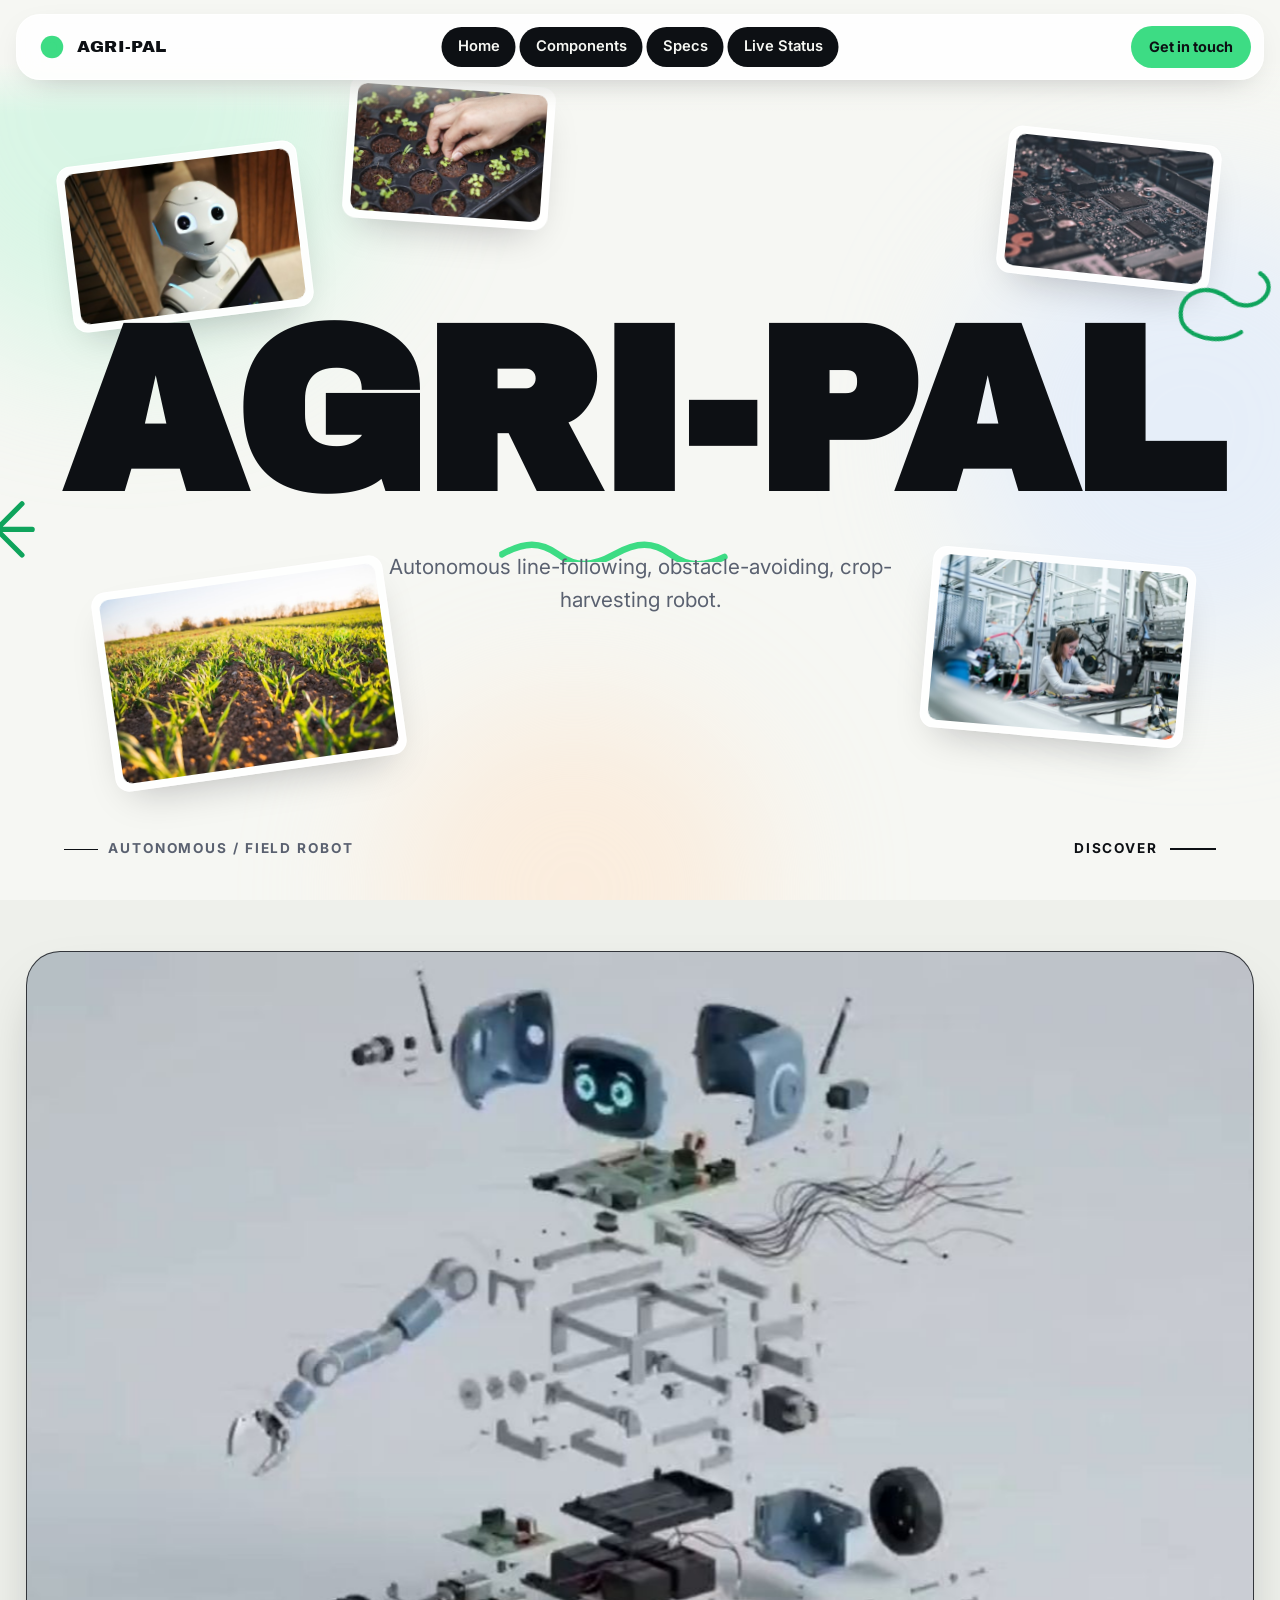
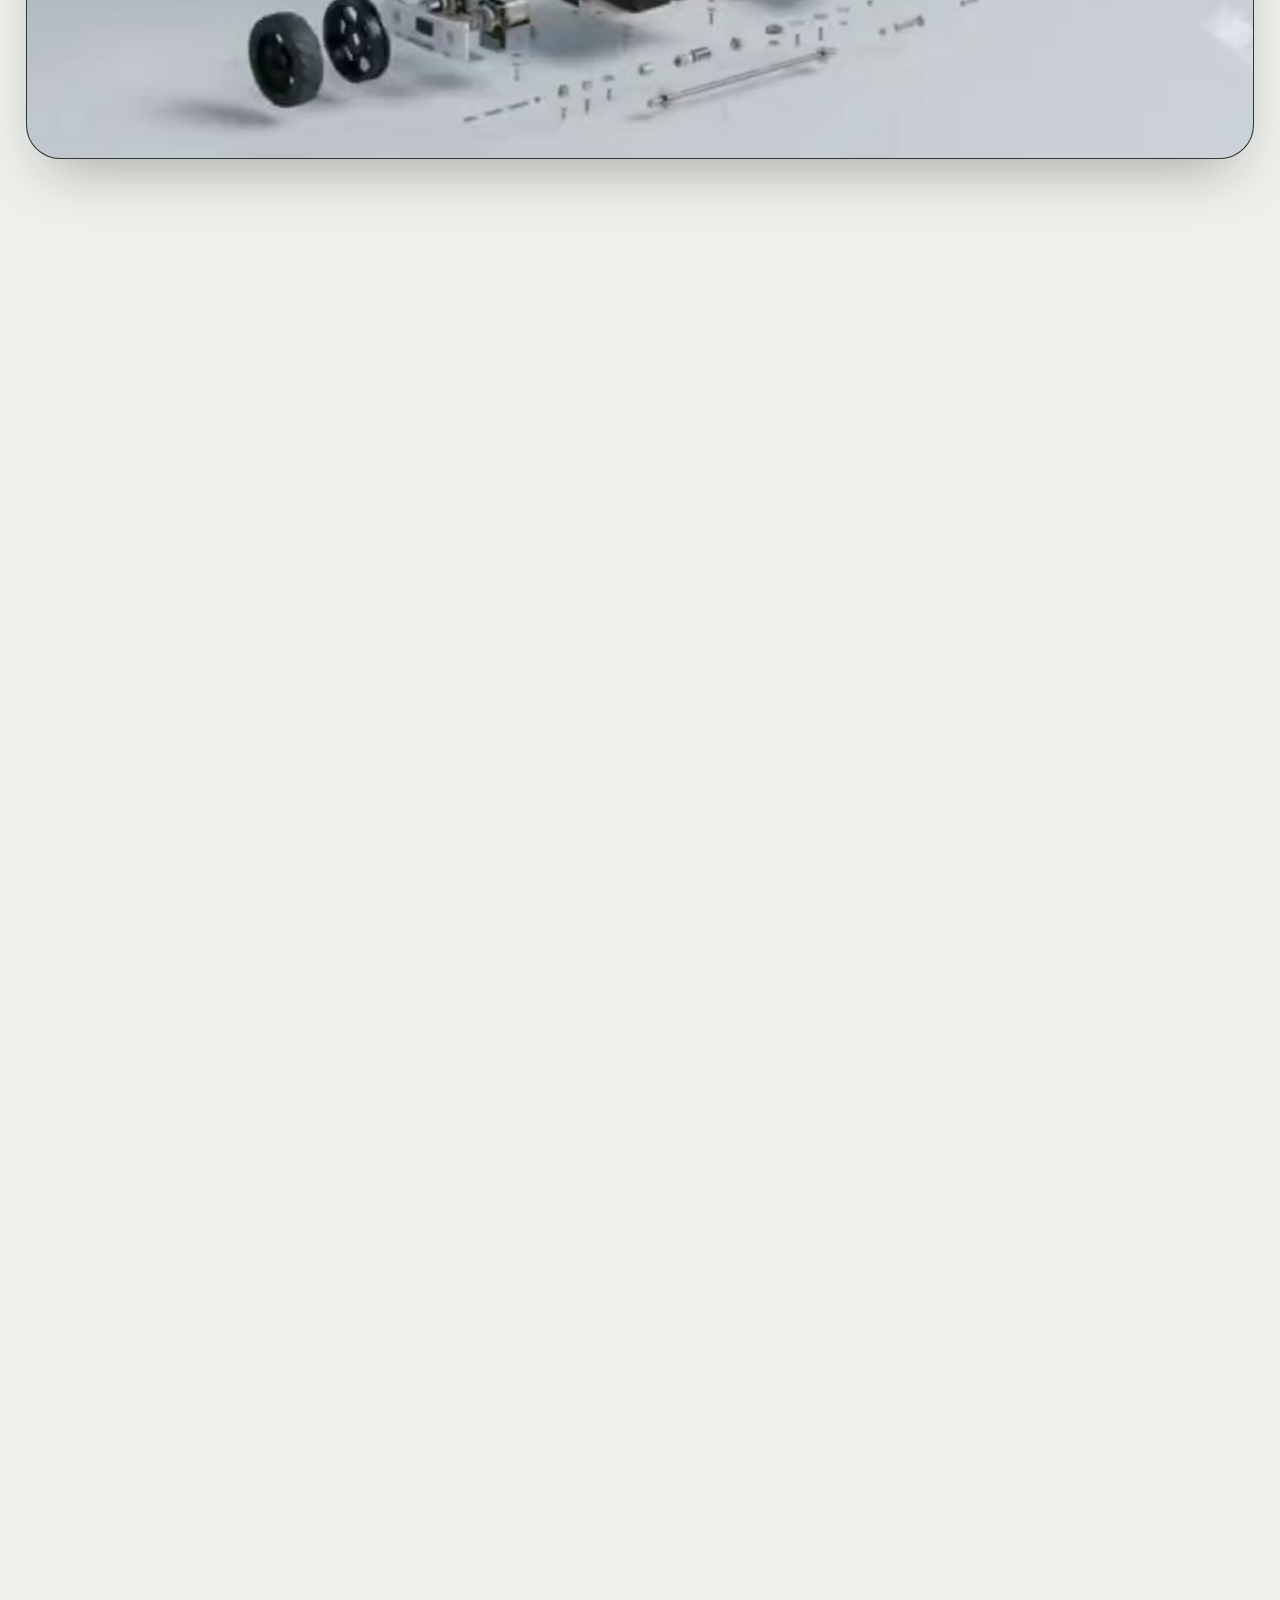
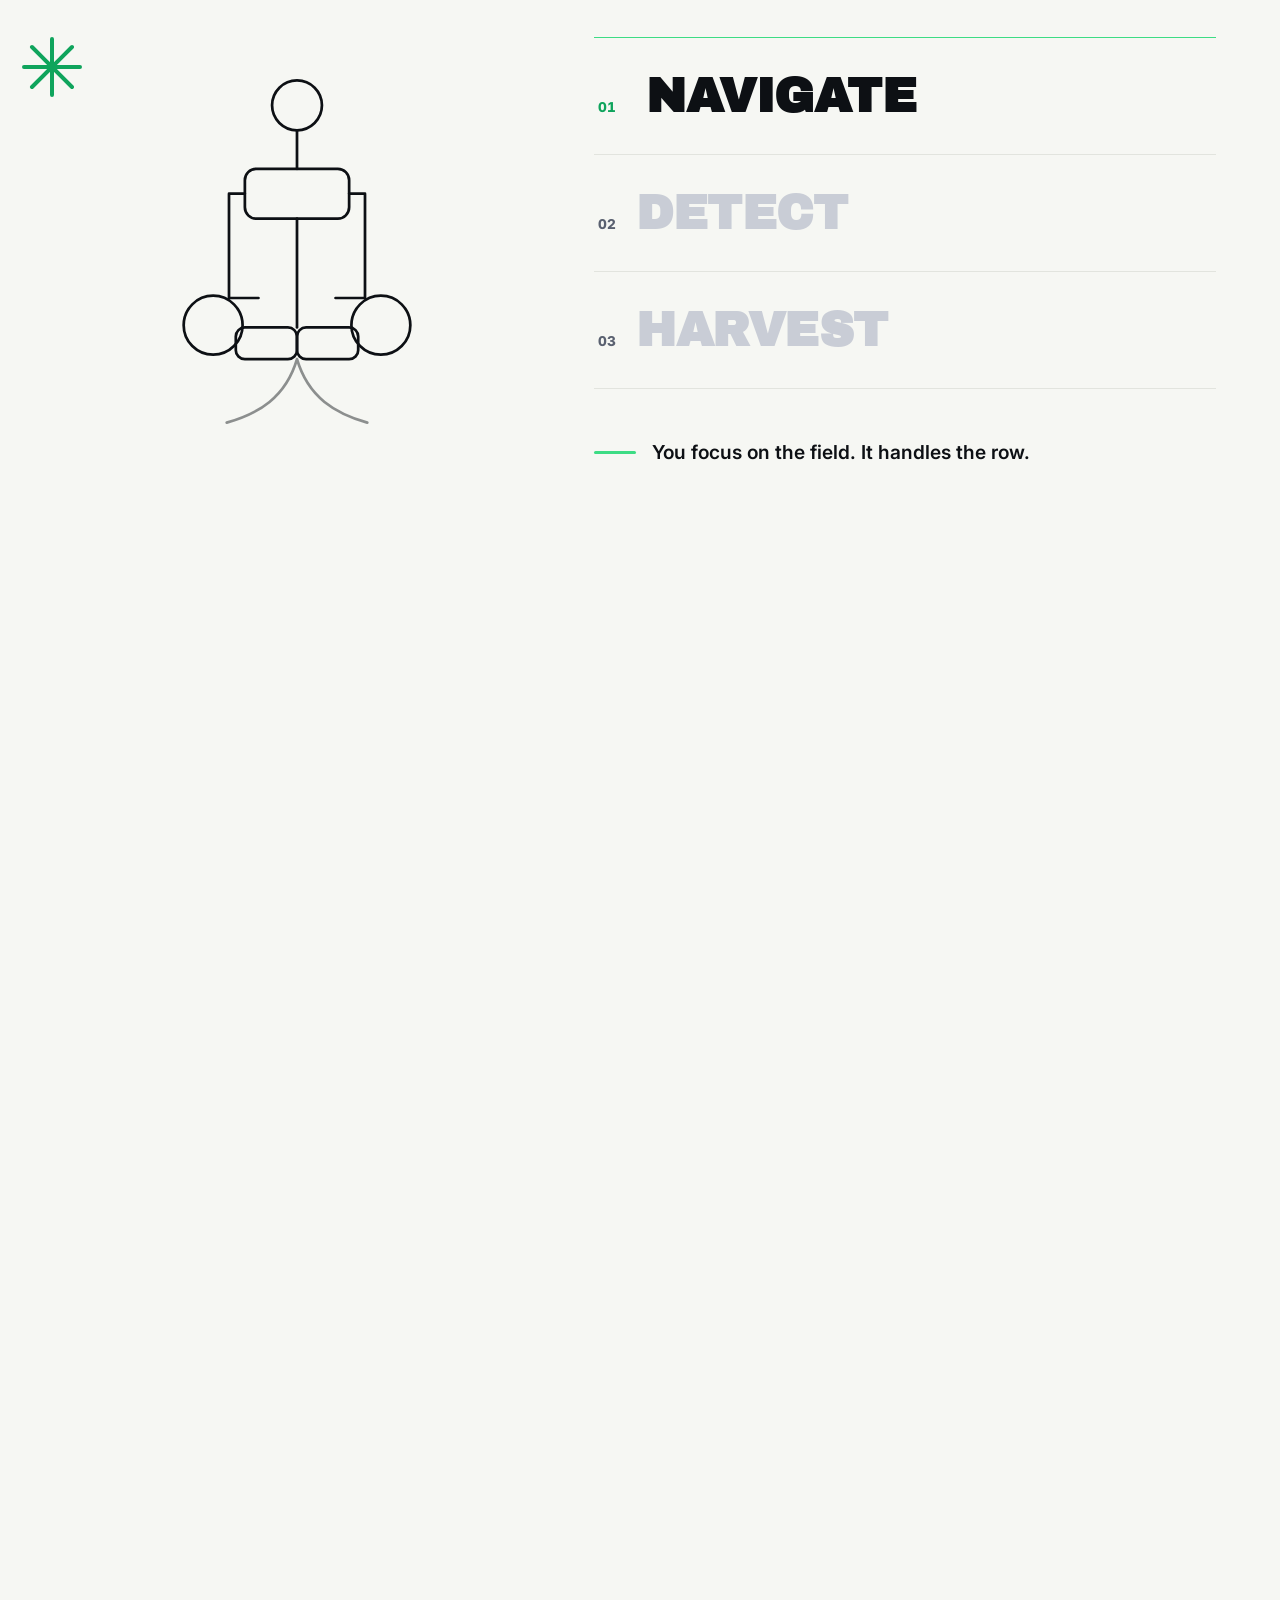
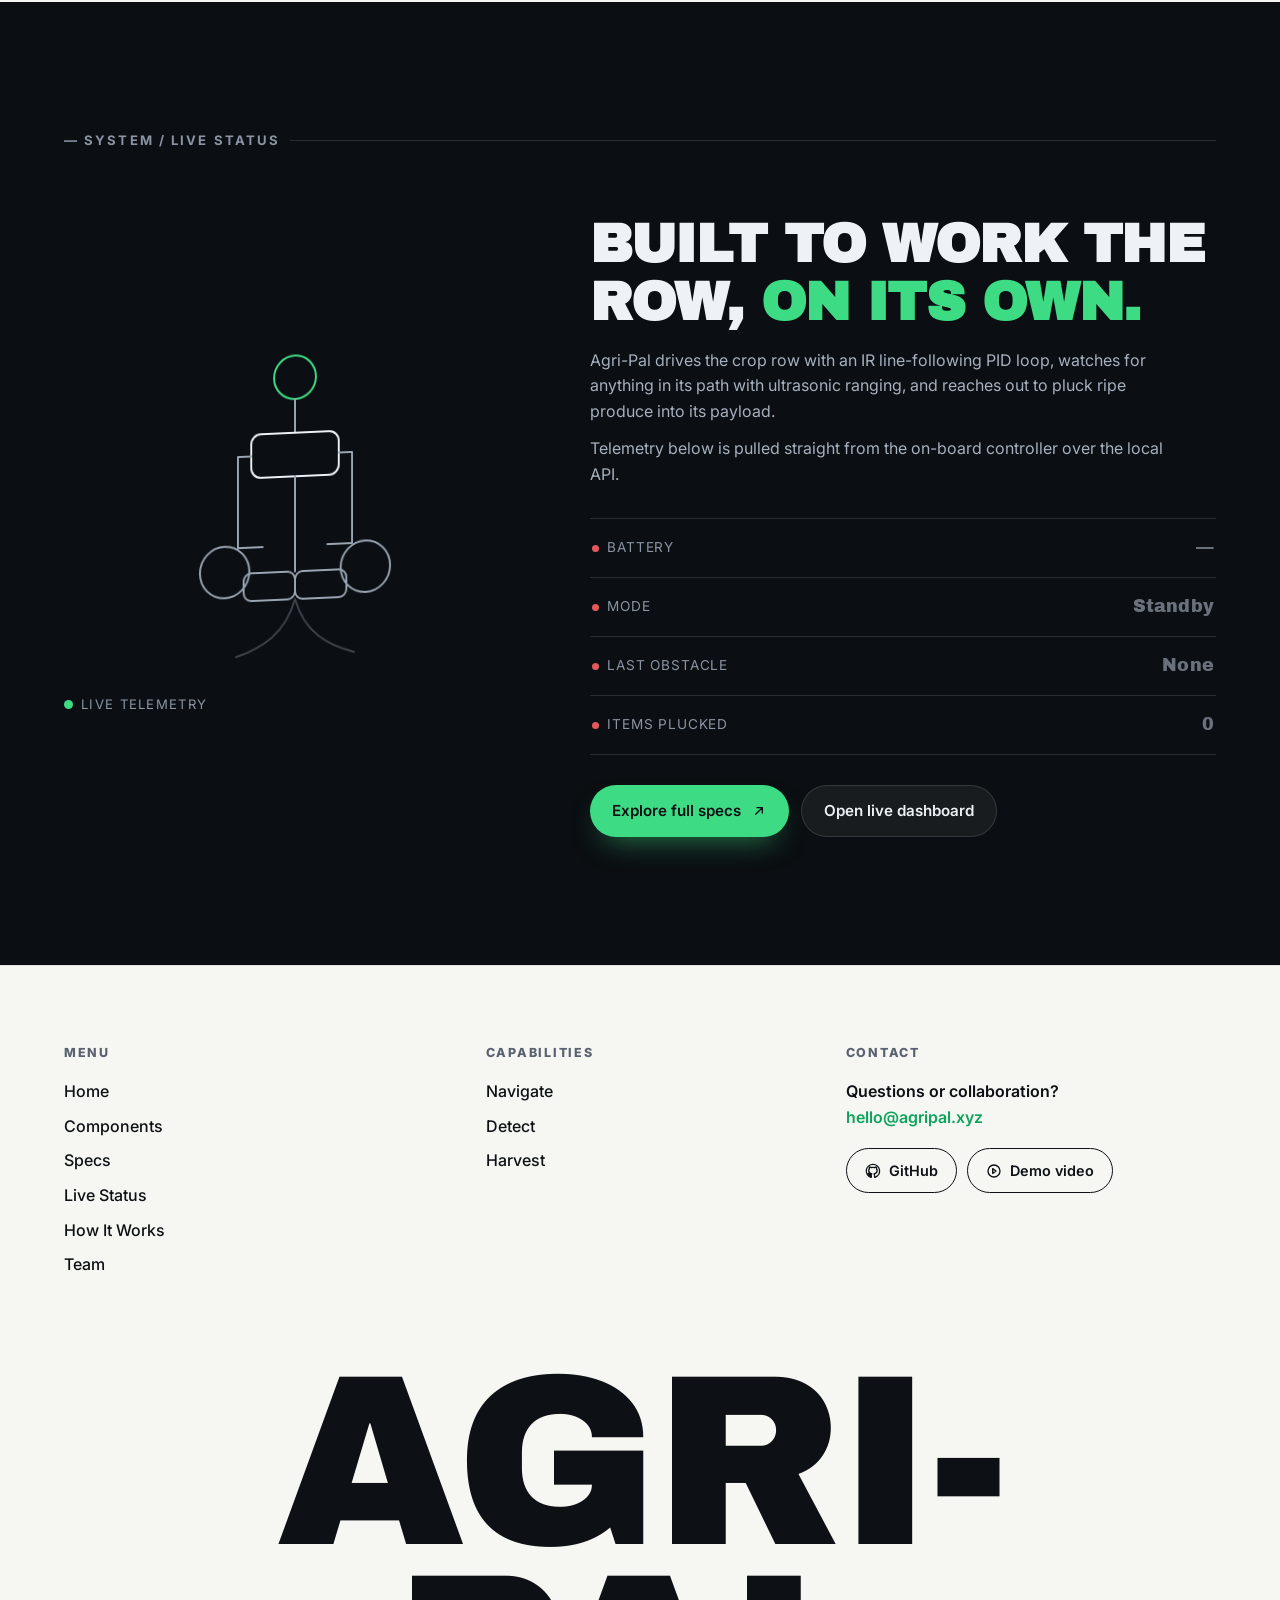
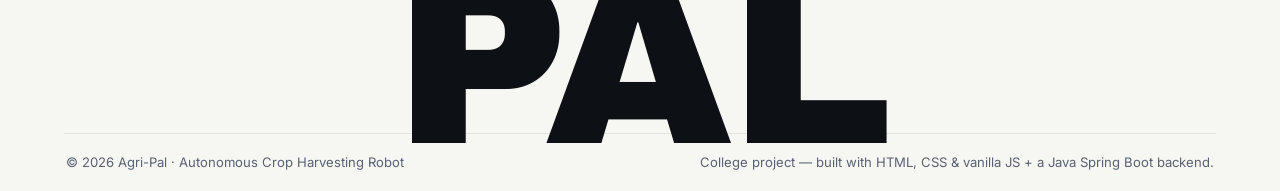
<file: index.html>
<!DOCTYPE html>
<html lang="en">
<head>
  <meta charset="UTF-8" />
  <meta name="viewport" content="width=device-width, initial-scale=1.0" />
  <title>AGRI-PAL — Autonomous Field Robot</title>
  <meta name="description" content="Agri-Pal is an autonomous line-following, obstacle-avoiding, crop-harvesting field robot. Explore the design, the build and the live status." />
  <link rel="preconnect" href="https://fonts.googleapis.com" />
  <link rel="preconnect" href="https://fonts.gstatic.com" crossorigin />
  <link href="https://fonts.googleapis.com/css2?family=Archivo+Black&family=Inter:wght@400;500;600;700&display=swap" rel="stylesheet" />
  <link rel="stylesheet" href="style.css" />
</head>
<body id="top" data-page="home">

  <a class="skip-link" href="#main">Skip to content</a>

  <!-- ============ NAVBAR: floating pill ============ -->
  <header class="site-nav" id="site-nav">
    <a class="nav-logo" href="#top" data-modal="home">
      <svg class="nav-mark" viewBox="0 0 32 32" aria-hidden="true">
        <circle cx="16" cy="16" r="12" />
        <circle cx="16" cy="16" r="5" fill="#0d1014" />
      </svg>
      <span class="nav-name">Agri-Pal</span>
    </a>
    <nav class="nav-links" id="nav-links" aria-label="Primary">
      <a href="#top" data-modal="home">Home</a>
<a href="#" data-modal="components">Components</a>
      <a href="#specs" data-modal="specs">Specs</a>
      <a href="#live" data-modal="status">Live Status</a>
    </nav>
    <a class="nav-cta" href="mailto:hello@agripal.xyz">Get in touch</a>
    <button class="nav-burger" id="nav-burger" aria-expanded="false" aria-controls="nav-links" aria-label="Toggle navigation">
      <span></span><span></span><span></span>
    </button>
  </header>

  <main id="main">

    <!-- ============ 1 · HERO / MOODBOARD ============ -->
    <section class="hero moodboard">
      <div class="mg-blobs" aria-hidden="true"><i></i><i></i><i></i></div>

      <p class="kicker">Autonomous / Field Robot</p>

      <div class="wordmark-wrap">
        <!-- hand-drawn accents -->
        <svg class="doodle swirl" viewBox="0 0 120 90" fill="none" aria-hidden="true">
          <path d="M84 6c26 8 6 42-20 32C40 28 16 46 26 68c8 18 44 14 58-4" stroke-width="4" stroke-linecap="round"/>
        </svg>
        <svg class="doodle aster" viewBox="0 0 60 60" fill="none" aria-hidden="true">
          <path d="M30 2v56M2 30h56M10 10l40 40M50 10L10 50" stroke-width="4" stroke-linecap="round"/>
        </svg>
        <h1 class="wordmark">Agri-Pal</h1>
        <svg class="doodle squiggle" viewBox="0 0 220 18" fill="none" aria-hidden="true">
          <path d="M2 12c18-10 30-10 44 0s26 10 44 0 30-10 44 0 26 10 42 2" stroke-width="5" stroke-linecap="round"/>
        </svg>
      </div>

      <p class="tagline">Autonomous line-following, obstacle-avoiding, crop-harvesting robot.</p>

      <!-- scattered photo thumbnails -->
      <div class="thumb-cloud" aria-hidden="false">
        <figure class="thumb t1">
          <div class="thumb-img"><img src="assets/moodboard/thumb-robot-face.jpg" alt="Agri-Pal robot face detail" loading="lazy" width="320" height="240"/></div>
          <figcaption class="thumb-caption">Robot face</figcaption>
        </figure>
        <figure class="thumb t2">
          <div class="thumb-img"><img src="assets/moodboard/thumb-pcb-electronics.jpg" alt="PCB electronics close-up" loading="lazy" width="320" height="240"/></div>
          <figcaption class="thumb-caption">Control board</figcaption>
        </figure>
        <figure class="thumb t3">
          <div class="thumb-img"><img src="assets/moodboard/thumb-crop-rows.jpg" alt="Crop rows in a field" loading="lazy" width="320" height="240"/></div>
          <figcaption class="thumb-caption">Field rows</figcaption>
        </figure>
        <figure class="thumb t4">
          <div class="thumb-img"><img src="assets/moodboard/thumb-assembly-line.jpg" alt="Assembly line workshop" loading="lazy" width="320" height="240"/></div>
          <figcaption class="thumb-caption">Assembly line</figcaption>
        </figure>
        <figure class="thumb t5">
          <div class="thumb-img"><img src="assets/moodboard/thumb-seedlings.jpg" alt="Young seedlings sprouting" loading="lazy" width="320" height="240"/></div>
          <figcaption class="thumb-caption">Seedlings</figcaption>
        </figure>
      </div>

      <a class="discover" href="#assembly" aria-label="Discover the assembly">
        <span>Discover</span>
        <span class="cue-line" aria-hidden="true"></span>
      </a>
    </section>

    <!-- ============ 2 · ASSEMBLY SHOWCASE ============ -->
    <section id="assembly" class="asc-section">
      <div class="asc-track" id="asc-track">
        <div class="asc-stage" id="asc-stage">
          <canvas id="bot-canvas" class="assembly-canvas" aria-label="Assembly animation — scroll to assemble the bot"></canvas>

          <div class="asc-loader" id="asc-loader" role="status" aria-live="polite">
            <span class="spinner" aria-hidden="true"></span>
            <span id="asc-loader-label">Loading render frames…</span>
          </div>

          <p class="asc-caption" id="asc-caption">Scroll to assemble the bot</p>

          <noscript>
            <div class="noscript-fallback">
              <img src="assets/frames/frame_120.jpg" alt="Assembled Agri-Pal robot" />
              <span>Enable JavaScript to see the assembly animation. Here is the finished build.</span>
            </div>
          </noscript>
        </div>
      </div>
    </section>

    <!-- ============ 3 · CAPABILITIES (pinned, scroll-driven) ============ -->
    <section id="capabilities" class="cap-track-section">
      <div class="cap-stage" id="cap-stage">
        <div class="cap-wire reveal" aria-hidden="true">
          <svg class="doodle aster" viewBox="0 0 60 60" fill="none">
            <path d="M30 2v56M2 30h56M10 10l40 40M50 10L10 50" stroke-width="4" stroke-linecap="round"/>
          </svg>
          <svg viewBox="0 0 300 340" fill="none" stroke="#0d1014" stroke-width="2.4" stroke-linecap="round" stroke-linejoin="round">
            <circle cx="150" cy="40" r="22" />
            <path d="M150 62v34" />
            <rect x="104" y="96" width="92" height="44" rx="10" />
            <path d="M104 118h-14v92h26M196 118h14v92h-26" />
            <circle cx="76" cy="234" r="26" />
            <circle cx="224" cy="234" r="26" />
            <path d="M150 140v96" />
            <rect x="96" y="236" width="54" height="28" rx="8" />
            <rect x="150" y="236" width="54" height="28" rx="8" />
            <path d="M150 264c-10 34-34 48-62 56M150 264c10 34 34 48 62 56" opacity=".45" />
          </svg>
        </div>

        <div class="cap-content reveal">
          <div class="cap-labels" id="cap-labels">
            <div class="cap-label lit" id="cap-navigate">
              <span class="num">01</span>
              <h3>Navigate</h3>
            </div>
            <div class="cap-label" id="cap-detect">
              <span class="num">02</span>
              <h3>Detect</h3>
            </div>
            <div class="cap-label" id="cap-harvest">
              <span class="num">03</span>
              <h3>Harvest</h3>
            </div>
          </div>
          <p class="cap-tag">You focus on the field. It handles the row.</p>
        </div>
      </div>
    </section>

    <!-- ============ 4 · DARK FLIP — LIVE STATUS / SPECS ============ -->
    <section id="live" class="section dark-flip">
      <p class="flip-eyebrow">— System / Live status</p>

      <div class="wire-model reveal">
        <div class="wire-rotate" id="wire-rotate" role="img" aria-label="Interactive Agri-Pal wireframe — drag to rotate">
          <svg viewBox="0 0 300 340" fill="none" stroke="#9aa4b2" stroke-width="2" stroke-linecap="round" stroke-linejoin="round">
            <circle cx="150" cy="40" r="22" stroke="#3ddc84" />
            <path d="M150 62v34" />
            <rect x="104" y="96" width="92" height="44" rx="10" stroke="#eef1f5" />
            <path d="M104 118h-14v92h26M196 118h14v92h-26" />
            <circle cx="76" cy="234" r="26" />
            <circle cx="224" cy="234" r="26" />
            <path d="M150 140v96" />
            <rect x="96" y="236" width="54" height="28" rx="8" />
            <rect x="150" y="236" width="54" height="28" rx="8" />
            <path d="M150 264c-10 34-34 48-62 56M150 264c10 34 34 48 62 56" opacity=".35" />
          </svg>
        </div>
        <p class="tele-caption">Live telemetry</p>
      </div>

      <div class="flip-content reveal">
        <h2 class="flip-head">Built to work the row, <span class="glow">on its own.</span></h2>
        <div class="flip-body">
          <p>Agri-Pal drives the crop row with an IR line-following PID loop, watches for anything in its path with ultrasonic ranging, and reaches out to pluck ripe produce into its payload.</p>
          <p>Telemetry below is pulled straight from the on-board controller over the local API.</p>
        </div>

        <div class="stat-rows" id="stat-rows">
          <div class="stat-row">
            <span class="stat-label"><span class="live-dot" aria-hidden="true"></span>Battery</span>
            <span class="stat-value pulse" id="row-battery">—</span>
          </div>
          <div class="stat-row">
            <span class="stat-label"><span class="live-dot" aria-hidden="true"></span>Mode</span>
            <span class="stat-value" id="row-mode">Standby</span>
          </div>
          <div class="stat-row">
            <span class="stat-label"><span class="live-dot" aria-hidden="true"></span>Last obstacle</span>
            <span class="stat-value" id="row-obstacle">None</span>
          </div>
          <div class="stat-row">
            <span class="stat-label"><span class="live-dot" aria-hidden="true"></span>Items plucked</span>
            <span class="stat-value pulse" id="row-plucked">0</span>
          </div>
        </div>

        <div class="flip-cta">
          <a class="btn btn-accent btn-arrow" href="#specs" data-modal="specs">
            Explore full specs
            <svg viewBox="0 0 24 24" fill="none" stroke="currentColor" stroke-width="2" stroke-linecap="round" stroke-linejoin="round"><path d="M7 17L17 7M9 7h8v8"/></svg>
          </a>
          <a class="btn btn-dark" href="live-status.html">Open live dashboard</a>
        </div>
      </div>
    </section>
  </main>

  <!-- ============ 5 · FOOTER ============ -->
  <footer class="footer-site">
    <div class="footer-cols">
      <div class="footer-col">
        <h4>Menu</h4>
        <ul class="footer-links">
          <li><a href="#top">Home</a></li>
          <li><a href="#" data-modal="components">Components</a></li>
          <li><a href="#specs" data-modal="specs">Specs</a></li>
          <li><a href="live-status.html">Live Status</a></li>
          <li><a href="how-it-works.html">How It Works</a></li>
          <li><a href="team.html">Team</a></li>
        </ul>
      </div>
      <div class="footer-col">
        <h4>Capabilities</h4>
        <ul class="footer-links">
          <li><a href="#capabilities">Navigate</a></li>
          <li><a href="#capabilities">Detect</a></li>
          <li><a href="#capabilities">Harvest</a></li>
        </ul>
      </div>
      <div class="footer-col">
        <h4>Contact</h4>
        <p class="footer-contact">Questions or collaboration?<br /><a href="mailto:hello@agripal.xyz">hello@agripal.xyz</a></p>
        <div class="footer-pills">
          <a class="pill" href="#" aria-label="GitHub repository">
            <svg viewBox="0 0 24 24" fill="none" stroke="currentColor" stroke-width="2" stroke-linecap="round" stroke-linejoin="round"><path d="M12 2a10 10 0 0 0-3.2 19.5c.5.1.7-.2.7-.5v-1.8c-2.8.6-3.4-1.3-3.4-1.3-.5-1.2-1.1-1.5-1.1-1.5-.9-.6.1-.6.1-.6 1 .1 1.5 1 1.5 1 .9 1.5 2.4 1.1 3 .9.1-.7.4-1.1.6-1.4-2.2-.3-4.6-1.1-4.6-5 0-1.1.4-2 1-2.7-.1-.3-.4-1.3.1-2.7 0 0 .8-.3 2.7 1a9.4 9.4 0 0 1 5 0c1.9-1.3 2.7-1 2.7-1 .5 1.4.2 2.4.1 2.7.6.7 1 1.6 1 2.7 0 3.9-2.4 4.7-4.6 5 .4.3.7.9.7 1.9v2.8c0 .3.2.6.7.5A10 10 0 0 0 12 2z"/></svg>
            GitHub
          </a>
          <a class="pill" href="#" aria-label="Demo video">
            <svg viewBox="0 0 24 24" fill="none" stroke="currentColor" stroke-width="2" stroke-linecap="round" stroke-linejoin="round"><circle cx="12" cy="12" r="9"/><path d="M10 8.5l5 3.5-5 3.5v-7z"/></svg>
            Demo video
          </a>
        </div>
      </div>
    </div>

    <div class="footer-wordmark" aria-hidden="true">Agri-Pal</div>

    <div class="footer-bottom">
      <span>© 2026 Agri-Pal · Autonomous Crop Harvesting Robot</span>
      <span>College project — built with HTML, CSS &amp; vanilla JS + a Java Spring Boot backend.</span>
    </div>
  </footer>

  <div id="modal-root"></div>

  <script src="ui.js"></script>
  <script src="script.js"></script>
  <script src="particles.js"></script>
</body>
</html>
</file>
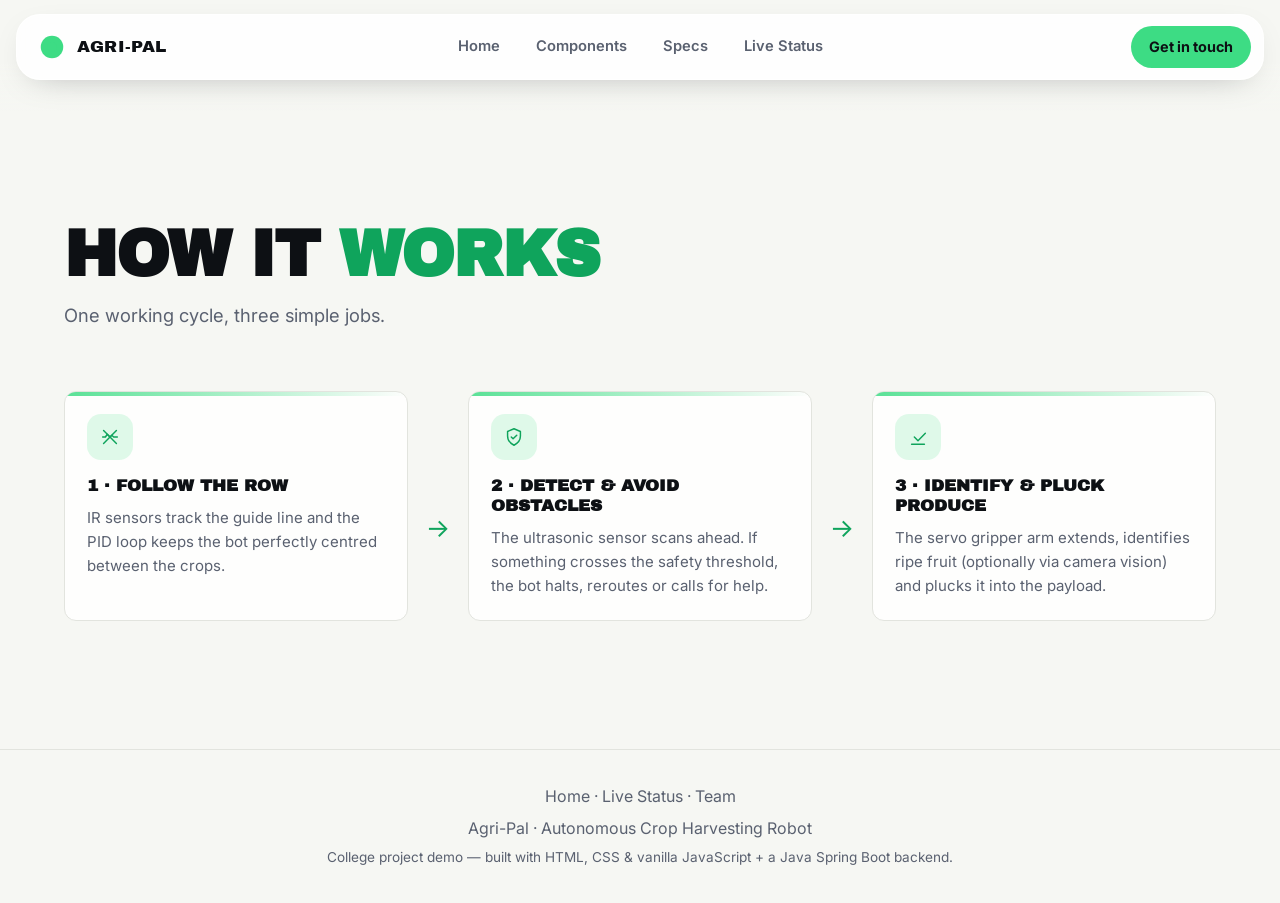
<file: how-it-works.html>
<!DOCTYPE html>
<html lang="en">
<head>
  <meta charset="UTF-8" />
  <meta name="viewport" content="width=device-width, initial-scale=1.0" />
  <title>How It Works — Agri-Pal</title>
  <meta name="description" content="How the Agri-Pal field robot works in one cycle: follow the row with IR line sensors, detect and avoid obstacles with ultrasound, then identify and pluck ripe produce." />
  <link rel="preconnect" href="https://fonts.googleapis.com" />
  <link rel="preconnect" href="https://fonts.gstatic.com" crossorigin />
  <link href="https://fonts.googleapis.com/css2?family=Archivo+Black&family=Inter:wght@400;500;600;700&display=swap" rel="stylesheet" />
  <link rel="stylesheet" href="style.css" />
</head>
<body id="top" data-page="how-it-works">

  <a class="skip-link" href="#main">Skip to content</a>

  <!-- ============ NAVBAR: floating pill ============ -->
  <header class="site-nav" id="site-nav">
    <a class="nav-logo" href="index.html">
      <svg class="nav-mark" viewBox="0 0 32 32" aria-hidden="true">
        <circle cx="16" cy="16" r="12" />
        <circle cx="16" cy="16" r="5" fill="#0d1014" />
      </svg>
      <span class="nav-name">Agri-Pal</span>
    </a>
    <nav class="nav-links" id="nav-links" aria-label="Primary">
      <a href="index.html">Home</a>
      <a href="index.html" data-modal="components">Components</a>
      <a href="index.html" data-modal="specs">Specs</a>
      <a href="live-status.html">Live Status</a>
    </nav>
    <a class="nav-cta" href="mailto:hello@agripal.xyz">Get in touch</a>
    <button class="nav-burger" id="nav-burger" aria-expanded="false" aria-controls="nav-links" aria-label="Toggle navigation">
      <span></span><span></span><span></span>
    </button>
  </header>

  <main id="main" class="page-main">

    <!-- ============ HOW IT WORKS ============ -->
    <section id="how-it-works" class="section how-section">
      <div class="section-head reveal">
        <h2 class="section-title">How It <span class="accent">Works</span></h2>
        <p class="section-sub">One working cycle, three simple jobs.</p>
      </div>

      <div class="steps">
        <div class="step card reveal">
          <div class="step-icon" aria-hidden="true">
            <svg viewBox="0 0 24 24" fill="none" stroke="currentColor" stroke-width="1.6" stroke-linecap="round" stroke-linejoin="round"><path d="M5 5l14 14M5 19L19 5"/><path d="M4 12h3l2-3 3 3 2-2 2 2h4"/></svg>
          </div>
          <h3>1 · Follow the row</h3>
          <p>IR sensors track the guide line and the PID loop keeps the bot perfectly centred between the crops.</p>
        </div>
        <div class="step-arrow reveal" aria-hidden="true">→</div>
        <div class="step card reveal">
          <div class="step-icon" aria-hidden="true">
            <svg viewBox="0 0 24 24" fill="none" stroke="currentColor" stroke-width="1.6" stroke-linecap="round" stroke-linejoin="round"><path d="M12 3l7 3v5c0 4.5-3 8-7 10-4-2-7-5.5-7-10V6l7-3z"/><path d="M9 12l2 2 4-4"/></svg>
          </div>
          <h3>2 · Detect &amp; avoid obstacles</h3>
          <p>The ultrasonic sensor scans ahead. If something crosses the safety threshold, the bot halts, reroutes or calls for help.</p>
        </div>
        <div class="step-arrow reveal" aria-hidden="true">→</div>
        <div class="step card reveal">
          <div class="step-icon" aria-hidden="true">
            <svg viewBox="0 0 24 24" fill="none" stroke="currentColor" stroke-width="1.6" stroke-linecap="round" stroke-linejoin="round"><path d="M8 12l4 4 8-8M5 20h14"/></svg>
          </div>
          <h3>3 · Identify &amp; pluck produce</h3>
          <p>The servo gripper arm extends, identifies ripe fruit (optionally via camera vision) and plucks it into the payload.</p>
        </div>
      </div>
    </section>
  </main>

  <footer class="footer">
    <p><a href="index.html">Home</a> · <a href="live-status.html">Live Status</a> · <a href="team.html">Team</a></p>
    <p>Agri-Pal · Autonomous Crop Harvesting Robot</p>
    <p class="footer-small">College project demo — built with HTML, CSS &amp; vanilla JavaScript + a Java Spring Boot backend.</p>
  </footer>

  <div id="modal-root"></div>

  <script src="ui.js"></script>
  <script src="particles.js"></script>
</body>
</html>
</file>
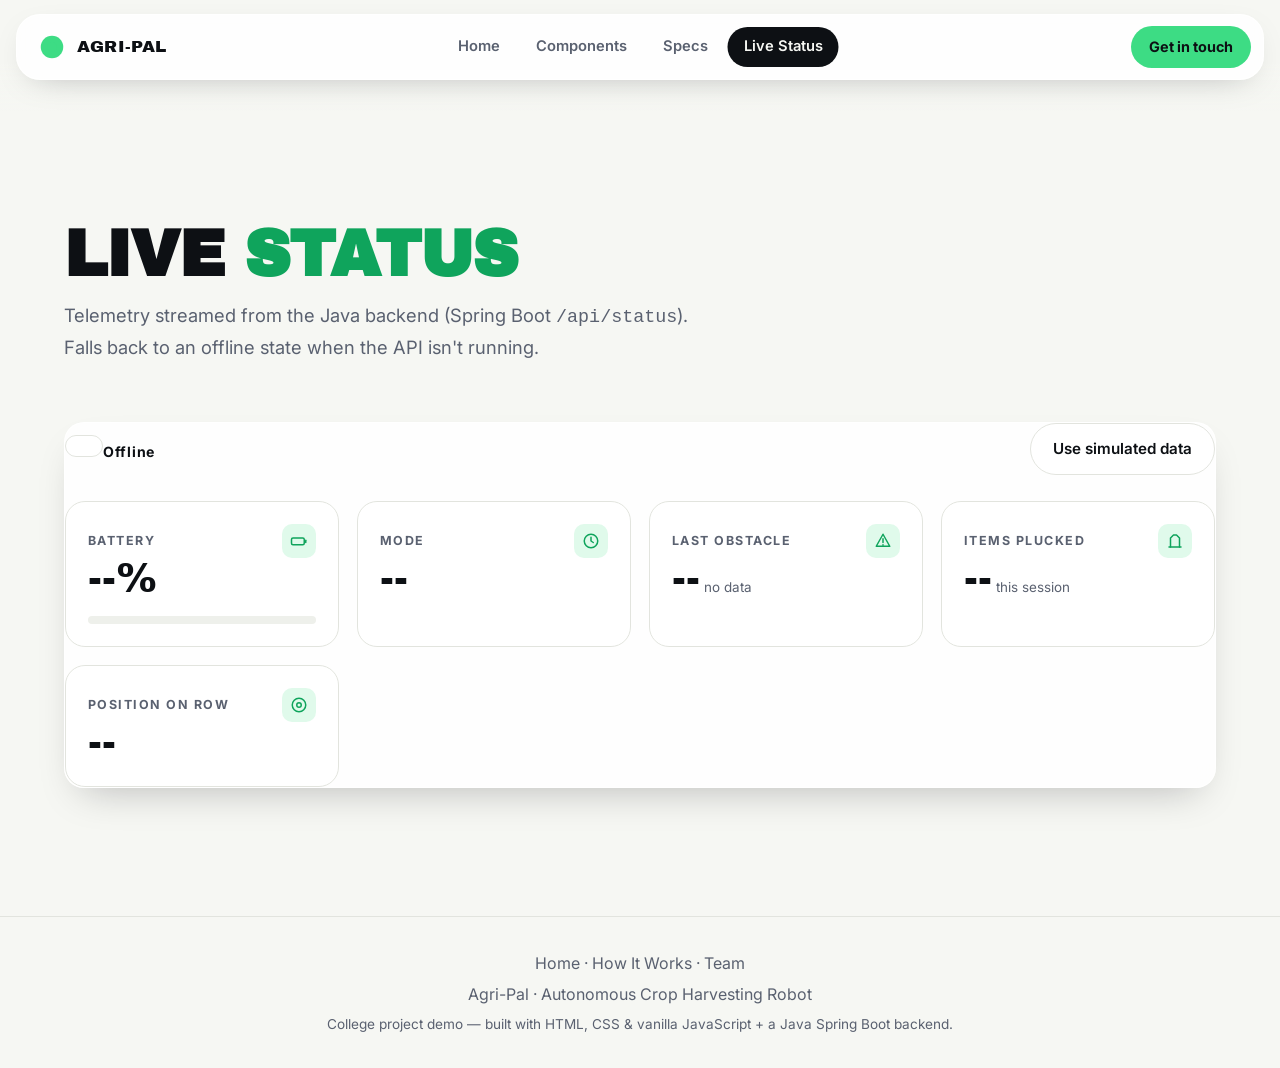
<file: live-status.html>
<!DOCTYPE html>
<html lang="en">
<head>
  <meta charset="UTF-8" />
  <meta name="viewport" content="width=device-width, initial-scale=1.0" />
  <title>Live Status — Agri-Pal</title>
  <meta name="description" content="Live telemetry for the Agri-Pal field robot: battery, mode, obstacle events, items plucked and row position, streamed from the Java Spring Boot backend." />
  <link rel="preconnect" href="https://fonts.googleapis.com" />
  <link rel="preconnect" href="https://fonts.gstatic.com" crossorigin />
  <link href="https://fonts.googleapis.com/css2?family=Archivo+Black&family=Inter:wght@400;500;600;700&display=swap" rel="stylesheet" />
  <link rel="stylesheet" href="style.css" />
</head>
<body id="top" data-page="live-status">

  <a class="skip-link" href="#main">Skip to content</a>

  <!-- ============ NAVBAR: floating pill ============ -->
  <header class="site-nav" id="site-nav">
    <a class="nav-logo" href="index.html" data-page-link="home">
      <svg class="nav-mark" viewBox="0 0 32 32" aria-hidden="true">
        <circle cx="16" cy="16" r="12" />
        <circle cx="16" cy="16" r="5" fill="#0d1014" />
      </svg>
      <span class="nav-name">Agri-Pal</span>
    </a>
    <nav class="nav-links" id="nav-links" aria-label="Primary">
      <a href="index.html">Home</a>
      <a href="index.html" data-modal="components">Components</a>
      <a href="index.html" data-modal="specs">Specs</a>
      <a href="live-status.html" class="active" aria-current="page">Live Status</a>
    </nav>
    <a class="nav-cta" href="mailto:hello@agripal.xyz">Get in touch</a>
    <button class="nav-burger" id="nav-burger" aria-expanded="false" aria-controls="nav-links" aria-label="Toggle navigation">
      <span></span><span></span><span></span>
    </button>
  </header>

  <main id="main" class="page-main">

    <!-- ============ LIVE STATUS DASHBOARD ============ -->
    <section id="live-status" class="section dashboard-section">
      <div class="section-head reveal">
        <h2 class="section-title">Live <span class="accent">Status</span></h2>
        <p class="section-sub">Telemetry streamed from the Java backend (Spring Boot <code>/api/status</code>). Falls back to an offline state when the API isn't running.</p>
      </div>

      <div class="glass-card dashboard reveal">
        <div class="dash-top">
          <span class="status-pill" id="dash-pill"><span class="pill-light offline"></span><span id="dash-conn">Offline</span></span>
          <button id="simulate-btn" class="btn btn-ghost" type="button">Use simulated data</button>
        </div>

        <div class="dash-grid">
          <div class="dash-tile">
            <span class="dash-label"><span>Battery</span><span class="tile-icon"><svg viewBox="0 0 24 24" fill="none" stroke="currentColor" stroke-width="2" stroke-linecap="round" stroke-linejoin="round" aria-hidden="true"><rect x="2" y="8" width="17" height="9" rx="2"/><path d="M21 11v3"/></svg></span></span>
            <span class="dash-value" id="dash-battery">--%</span>
            <div class="battery-bar"><div id="battery-fill" class="battery-fill" style="width:0%"></div></div>
          </div>
          <div class="dash-tile">
            <span class="dash-label"><span>Mode</span><span class="tile-icon"><svg viewBox="0 0 24 24" fill="none" stroke="currentColor" stroke-width="2" stroke-linecap="round" stroke-linejoin="round" aria-hidden="true"><circle cx="12" cy="12" r="9"/><path d="M12 7v5l3 2"/></svg></span></span>
            <span class="dash-value" id="dash-mode">--</span>
          </div>
          <div class="dash-tile">
            <span class="dash-label"><span>Last obstacle</span><span class="tile-icon"><svg viewBox="0 0 24 24" fill="none" stroke="currentColor" stroke-width="2" stroke-linecap="round" stroke-linejoin="round" aria-hidden="true"><path d="M12 3l9 16H3z"/><path d="M12 9v5M12 17v.5"/></svg></span></span>
            <span class="dash-value" id="dash-obstacle">--</span>
            <span class="dash-meta" id="dash-obstacle-time">no data</span>
          </div>
          <div class="dash-tile">
            <span class="dash-label"><span>Items plucked</span><span class="tile-icon"><svg viewBox="0 0 24 24" fill="none" stroke="currentColor" stroke-width="2" stroke-linecap="round" stroke-linejoin="round" aria-hidden="true"><path d="M4 20h16"/><path d="M6 20V8l4-4h4l4 4v12"/></svg></span></span>
            <span class="dash-value" id="dash-plucked">--</span>
            <span class="dash-meta">this session</span>
          </div>
          <div class="dash-tile">
            <span class="dash-label"><span>Position on row</span><span class="tile-icon"><svg viewBox="0 0 24 24" fill="none" stroke="currentColor" stroke-width="2" stroke-linecap="round" stroke-linejoin="round" aria-hidden="true"><circle cx="12" cy="12" r="9"/><circle cx="12" cy="12" r="3"/></svg></span></span>
            <span class="dash-value" id="dash-position">--</span>
          </div>
        </div>
      </div>
    </section>
  </main>

  <footer class="footer">
    <p><a href="index.html">Home</a> · <a href="how-it-works.html">How It Works</a> · <a href="team.html">Team</a></p>
    <p>Agri-Pal · Autonomous Crop Harvesting Robot</p>
    <p class="footer-small">College project demo — built with HTML, CSS &amp; vanilla JavaScript + a Java Spring Boot backend.</p>
  </footer>

  <div id="modal-root"></div>

  <script src="ui.js"></script>
  <script>
    /* ------------------------------------------------------------------
       Live Status Dashboard
       Polls the optional Java Spring Boot backend. If it isn't running we
       flip to an explicit "offline" state (graceful degradation for demos).
       A "Use simulated data" button lets you demo the dashboard without the
       backend up.
       ------------------------------------------------------------------ */
    (function () {
      "use strict";

      var API_URL = "http://localhost:8080/api/status";
      var MODE_LABELS = {
        LINE_FOLLOWING: "Line following",
        AVOIDING_OBSTACLE: "Avoiding obstacle",
        PLUCKING: "Plucking",
        IDLE: "Idle"
      };

      var dashBattery = document.getElementById("dash-battery");
      var dashMode = document.getElementById("dash-mode");
      var dashObstacle = document.getElementById("dash-obstacle");
      var dashObstacleTime = document.getElementById("dash-obstacle-time");
      var dashPlucked = document.getElementById("dash-plucked");
      var dashPosition = document.getElementById("dash-position");
      var batteryFill = document.getElementById("battery-fill");
      var dashPill = document.getElementById("dash-pill");
      var dashConn = document.getElementById("dash-conn");
      var simulateBtn = document.getElementById("simulate-btn");

      var simulating = false;
      var liveTimer = null;

      function setStatus(online) {
        dashPill.querySelector(".pill-light").className = online ? "pill-light online" : "pill-light offline";
        dashConn.textContent = online ? "Live" : "Offline";
      }

      /* Paint a /api/status payload onto the dashboard. */
      function renderDashboard(data) {
        if (!data) return;
        var battery = Math.max(0, Math.min(100, data.batteryPercent ?? 0));
        dashBattery.textContent = battery + "%";
        batteryFill.style.width = battery + "%";
        dashMode.textContent = MODE_LABELS[data.mode] || data.mode || "--";

        if (data.lastObstacle && data.lastObstacle.detected) {
          dashObstacle.textContent = data.lastObstacle.distanceCm + " cm";
          var t = data.lastObstacle.timestamp;
          if (t) {
            try { dashObstacleTime.textContent = new Date(t).toLocaleTimeString(); }
            catch (e) { dashObstacleTime.textContent = t; }
          }
        } else {
          dashObstacle.textContent = "Clear";
          dashObstacleTime.textContent = "no obstacle";
        }

        dashPlucked.textContent = data.itemsPlucked ?? "--";
        dashPosition.textContent = data.positionOnRow ?? "--";
      }

      function pollStatus() {
        fetch(API_URL)
          .then(function (res) {
            if (!res.ok) throw new Error("HTTP " + res.status);
            return res.json();
          })
          .then(function (data) {
            setStatus(true);
            renderDashboard(data);
          })
          .catch(function () {
            setStatus(false);
          });
      }

      /* If no backend is running, this randomises sensible values so the
         dashboard still demonstrates its layout during a demo. */
      var simTimer = null;
      function stopSimulation() {
        simulating = false;
        if (simTimer) { window.clearInterval(simTimer); simTimer = null; }
        if (simulateBtn) simulateBtn.textContent = "Use simulated data";
      }

      function startSimulation() {
        simulating = true;
        setStatus(true);
        var modes = ["LINE_FOLLOWING", "AVOIDING_OBSTACLE", "PLUCKING", "IDLE"];
        var battery = 78;
        var items = 14;
        simTimer = window.setInterval(function () {
          battery = Math.max(20, battery - Math.random());
          items = items + (Math.random() > 0.6 ? 1 : 0);
          renderDashboard({
            batteryPercent: Math.round(battery),
            mode: modes[Math.floor(Math.random() * modes.length)],
            lastObstacle: {
              detected: Math.random() > 0.4,
              distanceCm: 15 + Math.floor(Math.random() * 40),
              timestamp: new Date().toISOString()
            },
            itemsPlucked: items,
            positionOnRow: 1 + Math.floor(Math.random() * 6)
          });
        }, 2500);
      }

      if (simulateBtn) {
        simulateBtn.addEventListener("click", function () {
          if (simulating) {
            stopSimulation();
            clearInterval(liveTimer);
            liveTimer = window.setInterval(pollStatus, 5000);
            pollStatus();
            simulateBtn.textContent = "Use simulated data";
          } else {
            clearInterval(liveTimer);
            startSimulation();
            simulateBtn.textContent = "Use live API";
          }
        });
      }

      /* Start dashboard polling: immediately + every 5 seconds. */
      if (dashBattery) {
        pollStatus();
        liveTimer = window.setInterval(pollStatus, 5000);
      }
    })();
  </script>
  <script src="particles.js"></script>
</body>
</html>
</file>
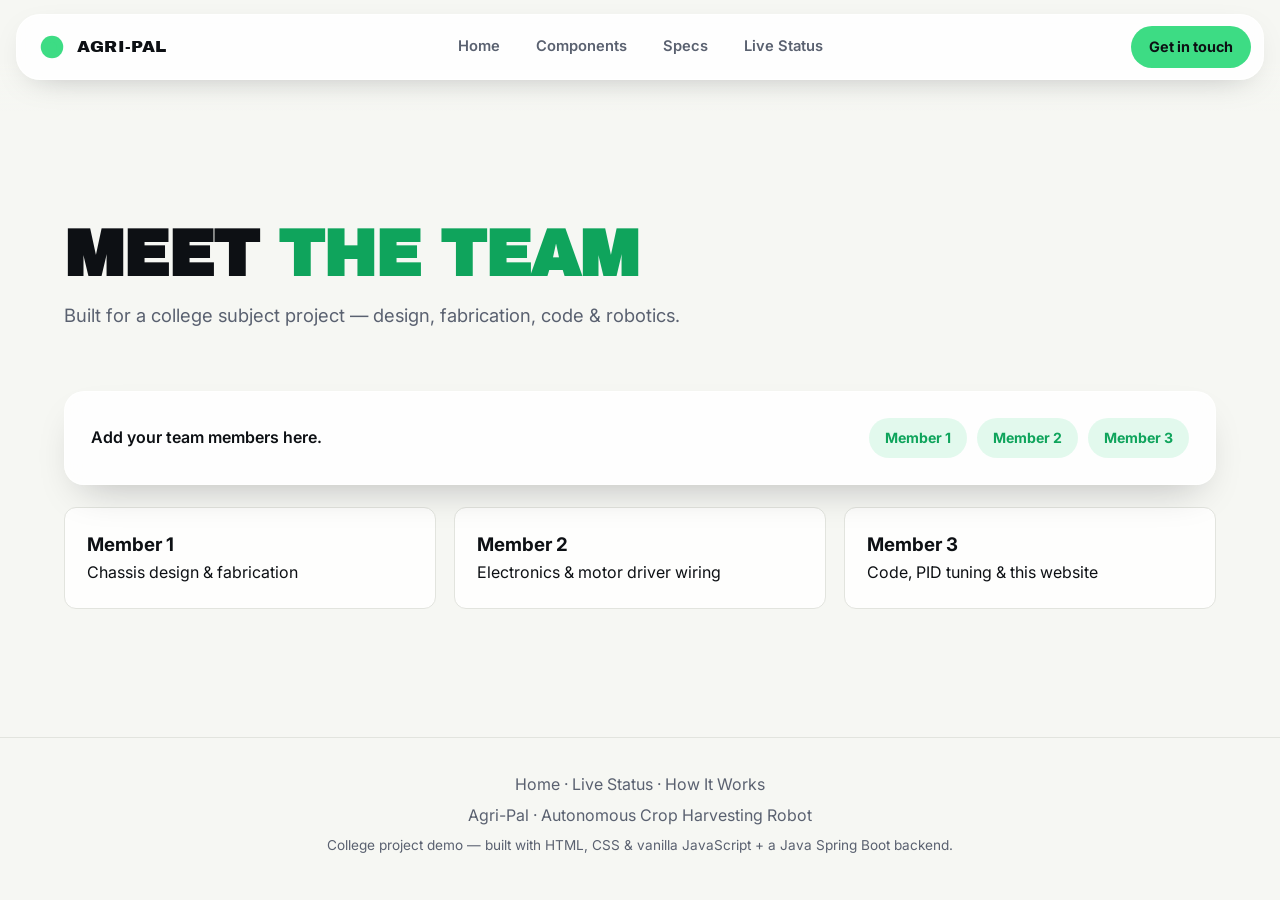
<file: team.html>
<!DOCTYPE html>
<html lang="en">
<head>
  <meta charset="UTF-8" />
  <meta name="viewport" content="width=device-width, initial-scale=1.0" />
  <title>Meet the Team — Agri-Pal</title>
  <meta name="description" content="The team behind the Agri-Pal field robot — a college subject project covering design, fabrication, code and robotics." />
  <link rel="preconnect" href="https://fonts.googleapis.com" />
  <link rel="preconnect" href="https://fonts.gstatic.com" crossorigin />
  <link href="https://fonts.googleapis.com/css2?family=Archivo+Black&family=Inter:wght@400;500;600;700&display=swap" rel="stylesheet" />
  <link rel="stylesheet" href="style.css" />
</head>
<body id="top" data-page="team">

  <a class="skip-link" href="#main">Skip to content</a>

  <!-- ============ NAVBAR: floating pill ============ -->
  <header class="site-nav" id="site-nav">
    <a class="nav-logo" href="index.html">
      <svg class="nav-mark" viewBox="0 0 32 32" aria-hidden="true">
        <circle cx="16" cy="16" r="12" />
        <circle cx="16" cy="16" r="5" fill="#0d1014" />
      </svg>
      <span class="nav-name">Agri-Pal</span>
    </a>
    <nav class="nav-links" id="nav-links" aria-label="Primary">
      <a href="index.html">Home</a>
      <a href="index.html" data-modal="components">Components</a>
      <a href="index.html" data-modal="specs">Specs</a>
      <a href="live-status.html">Live Status</a>
    </nav>
    <a class="nav-cta" href="mailto:hello@agripal.xyz">Get in touch</a>
    <button class="nav-burger" id="nav-burger" aria-expanded="false" aria-controls="nav-links" aria-label="Toggle navigation">
      <span></span><span></span><span></span>
    </button>
  </header>

  <main id="main" class="page-main">

    <!-- ============ TEAM ============ -->
    <section id="team" class="section team-section">
      <div class="section-head reveal">
        <h2 class="section-title">Meet <span class="accent">the Team</span></h2>
        <p class="section-sub">Built for a college subject project — design, fabrication, code &amp; robotics.</p>
      </div>

      <div class="team glass-card reveal">
        <div class="team-note">Add your team members here.</div>
        <div class="team-placeholders">
          <div class="team-chip">Member 1</div>
          <div class="team-chip">Member 2</div>
          <div class="team-chip">Member 3</div>
        </div>
      </div>

      <div class="card-grid">
        <div class="card">
          <h3>Member 1</h3>
          <p>Chassis design &amp; fabrication</p>
        </div>
        <div class="card">
          <h3>Member 2</h3>
          <p>Electronics &amp; motor driver wiring</p>
        </div>
        <div class="card">
          <h3>Member 3</h3>
          <p>Code, PID tuning &amp; this website</p>
        </div>
      </div>
    </section>
  </main>

  <footer class="footer">
    <p><a href="index.html">Home</a> · <a href="live-status.html">Live Status</a> · <a href="how-it-works.html">How It Works</a></p>
    <p>Agri-Pal · Autonomous Crop Harvesting Robot</p>
    <p class="footer-small">College project demo — built with HTML, CSS &amp; vanilla JavaScript + a Java Spring Boot backend.</p>
  </footer>

  <div id="modal-root"></div>

  <script src="ui.js"></script>
  <script src="particles.js"></script>
</body>
</html>
</file>
<file: style.css>
/* ============================================================================
   AGRI-PAL — Smart Farm Bot
   Light editorial "creative-studio" theme
   ========================================================================= */

/* ---------- Design tokens ---------- */
:root {
  --paper:      #f6f7f3;   /* off-white page bg */
  --paper-2:    #eef0eb;   /* softer panel bg */
  --card:       rgba(255, 255, 255, .85);
  --ink:        #0d1014;   /* near-black text */
  --ink-soft:   #5a6170;   /* muted text */
  --line:       #e2e4de;   /* hairline borders */
  --accent:     #3ddc84;   /* vivid green */
  --accent-deep:#0fa45c;   /* darker green (legible accent) */
  --dark:       #0b0e12;   /* flip-section bg */
  --dark-soft:  #1a2028;   /* flip-card bg */
  --dark-line:  rgba(255, 255, 255, .12);

  --radius-xl:  28px;
  --radius-lg:  20px;
  --radius-md:  12px;

  --font-display: "Archivo Black", "Arial Black", system-ui, sans-serif;
  --font-body:    "Inter", system-ui, -apple-system, "Segoe UI", sans-serif;

  --nav-h: 66px;
  --shadow-soft: 0 18px 40px -18px rgba(13, 16, 20, .28);
  --shadow-hover: 0 28px 60px -22px rgba(13, 16, 20, .35);

  --ease: cubic-bezier(.22, .61, .36, 1);
}

/* ---------- Reset & base ---------- */
* { box-sizing: border-box; margin: 0; padding: 0; }

html {
  scroll-behavior: smooth;
  scroll-padding-top: calc(var(--nav-h) + 26px);
  -webkit-text-size-adjust: 100%;
}

body {
  font-family: var(--font-body);
  background: var(--paper);
  color: var(--ink);
  line-height: 1.6;
  -webkit-font-smoothing: antialiased;
  /* `clip` (not `hidden`) preserves position:sticky for descendants —
     `overflow-x: hidden` on body breaks the sticky assembly panel. */
  overflow-x: clip;
}

img, svg, canvas { display: block; max-width: 100%; }

a { color: inherit; text-decoration: none; }

button {
  font: inherit;
  color: inherit;
  background: none;
  border: 0;
  cursor: pointer;
}

::selection { background: var(--accent); color: var(--ink); }

:focus-visible { outline: 2px solid var(--accent-deep); outline-offset: 3px; }

.skip-link {
  position: fixed; left: 12px; top: -60px; z-index: 200;
  background: var(--ink); color: var(--paper);
  padding: 10px 16px; border-radius: 10px;
  transition: top .2s ease;
}
.skip-link:focus { top: 12px; }

/* ---------- Shared primitives ---------- */
.page-main { padding-top: calc(var(--nav-h) + 28px); }

.section { padding: clamp(72px, 10vw, 130px) clamp(20px, 5vw, 64px); }

.section-head { margin-bottom: clamp(34px, 5vw, 60px); }

.section-title {
  font-family: var(--font-display);
  font-size: clamp(2.1rem, 5.2vw, 4rem);
  line-height: 1.02;
  letter-spacing: -0.015em;
  text-transform: uppercase;
}

.section-title .accent { color: var(--accent-deep); }

.section-sub {
  margin-top: 14px;
  color: var(--ink-soft);
  max-width: 54ch;
  font-size: clamp(1rem, 1.6vw, 1.15rem);
}

.accent { color: var(--accent-deep); }

.badge {
  display: inline-flex; align-items: center; gap: 8px;
  font-size: .78rem; font-weight: 700; letter-spacing: .08em;
  text-transform: uppercase; color: var(--ink-soft);
  border: 1px solid var(--line); border-radius: 999px;
  padding: 7px 14px; background: rgba(255, 255, 255, .6);
}
.badge::before {
  content: ""; width: 8px; height: 8px; border-radius: 50%;
  background: var(--accent-deep);
}

.glass-card {
  background: var(--card);
  -webkit-backdrop-filter: blur(12px);
  backdrop-filter: blur(12px);
  border: 1px solid rgba(255, 255, 255, .7);
  box-shadow: var(--shadow-soft);
  border-radius: var(--radius-lg);
}

.card {
  background: var(--card);
  border: 1px solid var(--line);
  border-radius: var(--radius-md);
  padding: 22px;
  box-shadow: none;
}

.card-grid {
  display: grid;
  gap: 18px;
  grid-template-columns: repeat(auto-fit, minmax(240px, 1fr));
}

/* Reveal-on-scroll */
.reveal {
  opacity: 0;
  transform: translateY(30px);
  transition: opacity .7s var(--ease), transform .7s var(--ease);
}
@media (prefers-reduced-motion: no-preference) {
  .reveal.stagger > * { opacity: 0; transform: translateY(30px); transition: opacity .7s var(--ease), transform .7s var(--ease); }
  .reveal.stagger.visible > * ,
  .reveal.visible { opacity: 1; transform: none; }
  .reveal.stagger.visible > *:nth-child(2) { transition-delay: .08s; }
  .reveal.stagger.visible > *:nth-child(3) { transition-delay: .16s; }
  .reveal.stagger.visible > *:nth-child(4) { transition-delay: .24s; }
  .reveal.stagger.visible > *:nth-child(5) { transition-delay: .32s; }
  .reveal.stagger.visible > *:nth-child(6) { transition-delay: .4s; }
  .reveal.stagger.visible > *:nth-child(7) { transition-delay: .48s; }
  .reveal.stagger.visible > *:nth-child(8) { transition-delay: .56s; }
  .reveal.stagger.visible > *:nth-child(9) { transition-delay: .64s; }
}
@media (prefers-reduced-motion: reduce) {
  .reveal { opacity: 1; transform: none; transition: none; }
  .reveal.stagger > * { opacity: 1; transform: none; transition: none; }
}

/* ---------- Buttons ---------- */
.btn {
  display: inline-flex; align-items: center; justify-content: center; gap: 10px;
  padding: 13px 22px; border-radius: 999px;
  font-weight: 600; font-size: .95rem;
  transition: transform .25s var(--ease), box-shadow .25s var(--ease), background .25s ease;
  white-space: nowrap;
}
.btn svg { width: 17px; height: 17px; }

.btn-fill {
  background: var(--ink); color: var(--paper);
  box-shadow: 0 14px 30px -14px rgba(13, 16, 20, .5);
}
.btn-fill:hover { transform: translateY(-2px); box-shadow: var(--shadow-hover); }

.btn-accent {
  background: var(--accent); color: var(--ink);
  box-shadow: 0 14px 30px -14px rgba(61, 220, 132, .65);
}
.btn-accent:hover { transform: translateY(-2px); background: #53e794; }

.btn-ghost {
  border: 1px solid var(--line); color: var(--ink);
  background: rgba(255, 255, 255, .55);
}
.btn-ghost:hover { border-color: var(--ink); transform: translateY(-2px); }

.btn-dark { background: rgba(255, 255, 255, .06); color: #ecf1f6; border: 1px solid var(--dark-line); }
.btn-dark:hover { background: rgba(255, 255, 255, .14); transform: translateY(-2px); }

/* ============================================================================
   Floating pill navbar
   ========================================================================= */
.site-nav {
  position: fixed;
  top: 14px; left: 16px; right: 16px;
  z-index: 90;
  height: var(--nav-h);
  display: flex; align-items: center;
  padding: 0 12px 0 20px;
  background: rgba(255, 255, 255, .86);
  -webkit-backdrop-filter: blur(14px); backdrop-filter: blur(14px);
  border: 1px solid rgba(255, 255, 255, .85);
  border-radius: 24px;
  box-shadow: 0 10px 34px -18px rgba(13, 16, 20, .35);
}

.nav-logo { display: flex; align-items: center; gap: 10px; font-family: var(--font-display); letter-spacing: .01em; font-size: 1.05rem; }
.nav-mark { width: 30px; height: 30px; }
.nav-mark circle { fill: var(--accent); }
.nav-name { text-transform: uppercase; }

.nav-links {
  position: absolute; left: 50%; transform: translateX(-50%);
  display: flex; align-items: center; gap: 4px;
}
.nav-links a {
  padding: 8px 16px; border-radius: 999px;
  font-size: .92rem; font-weight: 600; color: var(--ink-soft);
  transition: color .2s ease, background .2s ease;
}
.nav-links a:hover { color: var(--ink); background: rgba(13, 16, 20, .06); }
.nav-links a.active, .nav-links a[aria-current="page"] { color: var(--paper); background: var(--ink); }

.nav-cta {
  margin-left: auto;
  padding: 9px 18px; border-radius: 999px;
  background: var(--accent); color: var(--ink);
  font-weight: 700; font-size: .9rem;
  transition: transform .2s var(--ease), box-shadow .2s ease;
}
.nav-cta:hover { transform: translateY(-1px); box-shadow: 0 10px 22px -10px rgba(61, 220, 132, .7); }

.nav-burger {
  display: none; margin-left: auto;
  width: 42px; height: 42px; border-radius: 12px;
  flex-direction: column; align-items: center; justify-content: center; gap: 5px;
}
.nav-burger span { width: 20px; height: 2px; background: var(--ink); border-radius: 2px; transition: transform .3s var(--ease), opacity .2s; }
.nav-burger.open span:nth-child(1) { transform: translateY(7px) rotate(45deg); }
.nav-burger.open span:nth-child(2) { opacity: 0; }
.nav-burger.open span:nth-child(3) { transform: translateY(-7px) rotate(-45deg); }

@media (max-width: 940px) {
  .nav-links {
    position: static; transform: none; flex-direction: column; align-items: stretch; gap: 4px;
    position: absolute; top: calc(100% + 10px); left: 0; right: 0;
    background: rgba(255, 255, 255, .97);
    -webkit-backdrop-filter: blur(14px); backdrop-filter: blur(14px);
    border: 1px solid var(--line); border-radius: 20px;
    padding: 12px; box-shadow: var(--shadow-soft);
    opacity: 0; pointer-events: none; transform: translateY(-8px);
    transition: opacity .25s ease, transform .3s var(--ease);
  }
  .nav-links.open { opacity: 1; pointer-events: auto; transform: none; }
  .nav-links a { padding: 12px 14px; }
  .nav-cta { display: none; }
  .nav-burger { display: flex; }
}

/* Soft scrim behind the floating navbar so content never clips its edge */
.nav-scrim {
  position: fixed; top: 0; left: 0; right: 0; z-index: 88;
  height: calc(var(--nav-h) + 48px);
  pointer-events: none;
  background: linear-gradient(to bottom, var(--paper), var(--paper) 55%, rgba(246, 247, 243, 0));
}

/* ============================================================================
   Custom cursor trail (created only on fine-pointer devices, see ui.js)
   ========================================================================= */
.cursor-trail {
  position: fixed; inset: 0;
  width: 100%; height: 100%;
  pointer-events: none;
  z-index: 2000;
}

/* ============================================================================
   Modal system
   ========================================================================= */
.modal { display: none; }
.modal.open { display: block; }

.modal-backdrop {
  position: fixed; inset: 0; z-index: 120;
  background: rgba(13, 16, 20, .45);
  -webkit-backdrop-filter: blur(3px); backdrop-filter: blur(3px);
}

.modal-panel {
  position: fixed; z-index: 121;
  left: 50%; top: 50%;
  transform: translate(-50%, -50%);
  width: min(680px, calc(100vw - 32px));
  max-height: min(78vh, 720px);
  display: flex; flex-direction: column;
  background: var(--paper);
  border-radius: var(--radius-xl);
  box-shadow: 0 40px 90px -30px rgba(0, 0, 0, .5);
  overflow: hidden;
  animation: modalIn .3s var(--ease);
}
@keyframes modalIn { from { opacity: 0; transform: translate(-50%, -48%); } }

.modal-shell { display: flex; flex-direction: column; height: 100%; }

.modal-head {
  display: flex; align-items: center; justify-content: space-between; gap: 14px;
  padding: 20px 22px 14px;
  border-bottom: 1px solid var(--line);
}
.modal-title {
  font-family: var(--font-display);
  font-size: 1.35rem; text-transform: uppercase; letter-spacing: .01em;
}
.modal-close {
  flex: none; width: 40px; height: 40px; border-radius: 50%;
  display: flex; align-items: center; justify-content: center;
  border: 1px solid var(--line); color: var(--ink-soft);
  transition: background .2s, color .2s;
}
.modal-close:hover { background: var(--ink); color: var(--paper); }

.modal-scroll { overflow-y: auto; overscroll-behavior: contain; padding: 22px; }

.modal-body { color: var(--ink-soft); max-width: 62ch; }
.modal-body p + p { margin-top: 12px; }
.modal-body strong { color: var(--ink); }

.modal-cards { display: grid; gap: 12px; }
.modal-card {
  display: grid; grid-template-columns: 1fr auto; gap: 8px 20px;
  border: 1px solid var(--line); border-radius: var(--radius-md);
  padding: 18px 20px; text-align: left;
  transition: transform .2s var(--ease), border-color .2s ease, box-shadow .2s ease;
  cursor: pointer;
}
.modal-card:hover { transform: translateY(-3px); border-color: var(--accent-deep); box-shadow: var(--shadow-soft); }
.modal-card h4 { font-size: 1.02rem; letter-spacing: .005em; }
.modal-card p { color: var(--ink-soft); font-size: .93rem; margin-top: 2px; }
.modal-card .go {
  grid-row: span 2; align-self: center;
  width: 42px; height: 42px; border-radius: 50%;
  display: flex; align-items: center; justify-content: center;
  border: 1px solid var(--line); color: var(--ink);
}
.modal-card .go svg { width: 17px; height: 17px; }

.modal-part {
  display: inline-block; margin-bottom: 16px;
  font-size: .75rem; font-weight: 700; letter-spacing: .1em; text-transform: uppercase;
  color: var(--accent-deep); background: rgba(61, 220, 132, .14);
  padding: 5px 12px; border-radius: 999px;
}
.detail-title {
  font-family: var(--font-display);
  font-size: 1.6rem; text-transform: uppercase; letter-spacing: .01em; line-height: 1.05;
  margin-bottom: 4px;
}

/* Diagram / photo area inside the component "Details" modal.
   Add an `img` path to a component card in ui.js MODALS to display a
   photo, exploded diagram or labelled illustration here. */
.modal-visual {
  margin: 18px 0 4px;
  border-radius: var(--radius-md);
  background: linear-gradient(135deg, #10141a, #2a3340);
  aspect-ratio: 16 / 9;
  display: flex; align-items: center; justify-content: center;
  position: relative; overflow: hidden;
}
.modal-visual img {
  width: 100%; height: 100%; object-fit: cover;
}
.modal-visual.placeholder {
  flex-direction: column; gap: 10px;
  text-align: center; padding: 22px;
  font-size: .9rem; color: rgba(255, 255, 255, .55);
  border: 1px dashed rgba(255, 255, 255, .28);
  font-style: italic;
}
.modal-visual .vs-icon svg { width: 30px; height: 30px; stroke: rgba(255, 255, 255, .5); }
.modal-detail { display: grid; gap: 18px; margin-top: 18px; }
.modal-detail h4 { font-size: .8rem; letter-spacing: .12em; text-transform: uppercase; color: var(--ink-soft); margin-bottom: 8px; }
.modal-how p { margin-top: 6px; }
.modal-chip {
  display: inline-block; background: var(--card); border: 1px solid var(--line);
  padding: 7px 13px; border-radius: 999px; font-size: .82rem; font-weight: 600; margin: 4px 4px 0 0;
}

.modal-table-wrap { overflow-x: auto; border: 1px solid var(--line); border-radius: var(--radius-md); }
.specs-table { width: 100%; border-collapse: collapse; font-size: .93rem; background: var(--card); }
.specs-table th, .specs-table td { text-align: left; padding: 12px 16px; border-bottom: 1px solid var(--line); }
.specs-table th { font-family: var(--font-display); text-transform: uppercase; font-size: .78rem; letter-spacing: .06em; color: var(--ink); background: var(--paper-2); }
.specs-table tr:last-child td { border-bottom: 0; }
.specs-table td:first-child { color: var(--ink); font-weight: 600; white-space: nowrap; }
.specs-table tr:hover td { background: rgba(61, 220, 132, .05); }

.modal-footer {
  display: flex; justify-content: space-between; align-items: center; gap: 12px; flex-wrap: wrap;
  padding: 14px 22px 20px; border-top: 1px solid var(--line);
}
.modal-jump {
  font-size: .92rem; font-weight: 600; color: var(--accent-deep);
  display: inline-flex; align-items: center; gap: 6px;
}
.modal-jump:hover { text-decoration: underline; }

/* ============================================================================
   1 · Hero / moodboard
   ========================================================================= */
.hero {
  position: relative;
  min-height: 100vh;
  display: flex; flex-direction: column; align-items: center; justify-content: center;
  padding: calc(var(--nav-h) + 56px) 20px 40px;
  overflow: hidden;
}

.mg-blobs { position: absolute; inset: 0; pointer-events: none; }
.mg-blobs i { position: absolute; border-radius: 50%; filter: blur(70px); opacity: .5; }
.mg-blobs i:nth-child(1) { width: 520px; height: 520px; left: -140px; top: -160px; background: #bcf4d8; }
.mg-blobs i:nth-child(2) { width: 460px; height: 460px; right: -140px; top: 22%; background: #d7e6ff; }
.mg-blobs i:nth-child(3) { width: 380px; height: 380px; left: 30%; bottom: -180px; background: #ffe3c9; }

.kicker {
  position: absolute; left: clamp(20px, 5vw, 64px); bottom: 40px; z-index: 4;
  font-size: .85rem; font-weight: 700; letter-spacing: .14em; text-transform: uppercase; color: var(--ink-soft);
  display: flex; align-items: center; gap: 10px;
}
.kicker::before { content: ""; width: 34px; height: 1px; background: var(--ink); }

.wordmark-wrap { position: relative; text-align: center; z-index: 3; margin-top: -60px; }

.wordmark {
  font-family: var(--font-display);
  font-size: clamp(4rem, 18vw, 16rem);
  line-height: .95;
  letter-spacing: -0.02em;
  text-transform: uppercase;
  color: var(--ink);
  position: relative; z-index: 2;
}

.doodle { position: absolute; z-index: 3; pointer-events: none; }
.doodle.swirl { width: clamp(70px, 10vw, 150px); right: -6%; top: -22%; transform: rotate(18deg); stroke: var(--accent-deep); }
.doodle.aster { width: clamp(44px, 6vw, 84px); left: -9%; bottom: -20%; stroke: var(--accent-deep); }
.doodle.squiggle { width: clamp(160px, 22vw, 340px); left: 50%; bottom: -38px; transform: translateX(-50%); stroke: var(--accent); }

.tagline {
  margin: 26px auto 0; text-align: center; z-index: 3; position: relative;
  max-width: 46ch; color: var(--ink-soft);
  font-size: clamp(1.05rem, 1.8vw, 1.3rem);
}

/* Photo thumbnails scattered around the hero */
.thumb-cloud { position: absolute; inset: 0; z-index: 1; pointer-events: none; }

figure.thumb {
  --rot: 0deg;
  position: absolute; pointer-events: auto;
  width: 190px;
  background: rgba(255, 255, 255, .9);
  border: 1px solid rgba(255, 255, 255, .9);
  border-radius: 14px;
  padding: 7px;
  box-shadow: var(--shadow-soft);
  transform: rotate(var(--rot));
  transition: transform .35s var(--ease), box-shadow .35s ease, z-index 0s;
  cursor: pointer;
  z-index: 1;
}
figure.thumb:hover { transform: rotate(0deg) scale(1.06); box-shadow: var(--shadow-hover); z-index: 6; }

.thumb-img {
  overflow: hidden; border-radius: 9px;
  animation: thumbFloat 7s ease-in-out infinite;
  will-change: transform;
}
.thumb img { width: 100%; height: auto; border-radius: 9px; }

/* Slow, organic drift + whisper of rotation. Amplitudes stay small
   (<=8px vertical, <=3px sway, <=1.6deg) and the loop starts and ends at
   identity (0%/100% translate(0,0) rotate(0)), so each card only bobs
   around its own scattered spot — it never wanders. Each card tunes its
   own vars + duration, and a negative delay starts it mid-loop. */
@keyframes thumbFloat {
  0%   { transform: translateY(0) translateX(0) rotate(0deg); }
  50%  { transform: translateY(var(--drift, 0px)) translateX(var(--sway, 0px)) rotate(var(--tilt, 0deg)); }
  100% { transform: translateY(0) translateX(0) rotate(0deg); }
}

figcaption.thumb-caption {
  position: absolute; left: 10px; bottom: 10px;
  font-size: .72rem; font-weight: 700; letter-spacing: .08em; text-transform: uppercase;
  color: var(--paper); background: rgba(13, 16, 20, .82);
  border-radius: 999px; padding: 4px 10px;
  opacity: 0; transform: translateY(6px);
  transition: opacity .3s ease, transform .3s ease;
  pointer-events: none;
}
figure.thumb:hover .thumb-caption { opacity: 1; transform: none; }

/* Thumb placement */
.thumb.t1 { left: 5%;  top: 17%; width: 242px; --rot: -7deg; }
.thumb.t2 { right: 5%; top: 15%; width: 214px; --rot: 6deg; }
.thumb.t3 { left: 8%;  bottom: 14%; width: 294px; --rot: -8deg; }
.thumb.t4 { right: 7%; bottom: 18%; width: 264px; --rot: 5deg; }
.thumb.t5 { left: 27%; top: 9%;  width: 206px; --rot: 4deg; }

.thumb.t1 .thumb-img { --drift: -8px; --sway: 2.5px; --tilt: 1.6deg; animation-duration: 6s;   animation-delay: -1.2s; }
.thumb.t2 .thumb-img { --drift: 7px;  --sway: -3px;  --tilt: -1.4deg; animation-duration: 7.5s; animation-delay: -2.8s; }
.thumb.t3 .thumb-img { --drift: -8px; --sway: 3px;   --tilt: 1.3deg;  animation-duration: 9s;   animation-delay: -4.1s; }
.thumb.t4 .thumb-img { --drift: 7px;  --sway: -2.5px; --tilt: -1.6deg;animation-duration: 8s;   animation-delay: -3.3s; }
.thumb.t5 .thumb-img { --drift: -7px; --sway: 3px;   --tilt: 1.5deg;  animation-duration: 6.5s; animation-delay: -1.9s; }

/* Discover scroll cue */
.discover {
  position: absolute; right: clamp(20px, 5vw, 64px); bottom: 40px; z-index: 4;
  display: inline-flex; align-items: center; gap: 12px;
  font-size: .85rem; font-weight: 700; letter-spacing: .14em; text-transform: uppercase; color: var(--ink);
}
.discover .cue-line { width: 46px; height: 2px; background: var(--ink); position: relative; overflow: hidden; }
.discover .cue-line::after {
  content: ""; position: absolute; inset: 0;
  background: var(--accent-deep);
  transform: translateX(-100%);
  -webkit-animation: cueSlide 1.8s var(--ease) infinite;
  animation: cueSlide 1.8s var(--ease) infinite;
}
.btn-arrow svg { width: 16px; height: 16px; transition: transform .25s var(--ease); }
.btn-arrow:hover svg { transform: translate(3px, 3px); }
@keyframes cueSlide { 0% { transform: translateX(-100%); } 60% { transform: translateX(0); } 100% { transform: translateX(100%); } }

@media (max-width: 980px) {
  .thumb-cloud { display: none; }
  .hero { min-height: 0; padding-top: calc(var(--nav-h) + 90px); }
  .kicker { position: static; order: -1; margin-bottom: 20px; }
  .discover { position: static; margin-top: 44px; }
}

/* ============================================================================
   2 · Assembly showcase (canvas scrubbed through 120 frames)
   ========================================================================= */
.asc-section { background: var(--paper-2); padding: clamp(28px, 4vw, 56px) 0 clamp(24px, 4vw, 56px); }

.asc-track { height: 400vh; position: relative; }

.asc-stage {
  position: -webkit-sticky; position: sticky;
  top: calc(var(--nav-h) + 26px);
  height: calc(100vh - var(--nav-h) - 26px);
  width: calc(100% - clamp(24px, 4vw, 56px));
  margin: 0 auto;
  background: #10141a;
  border: 1px solid rgba(255, 255, 255, .14);
  border-radius: calc(var(--radius-xl) + 6px);
  overflow: hidden;
  box-shadow: var(--shadow-hover);
}

.assembly-canvas {
  position: absolute; inset: 0;
  width: 100%; height: 100%;
}

.asc-loader {
  position: absolute; inset: 0;
  display: flex; flex-direction: column; align-items: center; justify-content: center; gap: 14px;
  color: #9aa4b2; font-size: .9rem;
  background: #10141a;
  transition: opacity .5s ease, visibility .5s;
  z-index: 5;
}
.asc-loader.done { opacity: 0; visibility: hidden; }
.asc-loader .spinner { width: 34px; height: 34px; border-radius: 50%; border: 3px solid rgba(255, 255, 255, .15); border-top-color: var(--accent); -webkit-animation: spin .8s linear infinite; animation: spin .8s linear infinite; }
@keyframes spin { to { transform: rotate(360deg); } }

.asc-caption {
  position: absolute; left: 50%; bottom: 26px; transform: translateX(-50%);
  z-index: 4;
  display: flex; align-items: center; gap: 10px;
  color: rgba(255, 255, 255, .85);
  font-size: .85rem; font-weight: 600; letter-spacing: .06em; text-transform: uppercase;
  padding: 9px 18px; border-radius: 999px;
  background: rgba(13, 16, 20, .55);
  -webkit-backdrop-filter: blur(6px); backdrop-filter: blur(6px);
  border: 1px solid rgba(255, 255, 255, .14);
  transition: opacity .6s ease;
}
.asc-caption::before { content: ""; width: 9px; height: 9px; border-radius: 50%; background: var(--accent); -webkit-animation: blink 1.4s ease infinite; animation: blink 1.4s ease infinite; }
@keyframes blink { 50% { opacity: .35; } }
.asc-caption.faded { opacity: 0; }

.asc-scrub {
  position: absolute; left: 50%; transform: translateX(-50%); bottom: 26px; z-index: 3;
  width: min(320px, 60vw); height: 2px; background: rgba(255, 255, 255, .22); border-radius: 2px;
}
.asc-scrub i { display: block; height: 100%; width: 0%; background: var(--accent); border-radius: 2px; }

/* ============================================================================
   3 · Capabilities
   ========================================================================= */
.cap-track-section {
  height: 200vh;
  position: relative;
  background: var(--paper);
}

.cap-stage {
  position: -webkit-sticky; position: sticky; top: 0;
  height: 100vh;
  display: grid; grid-template-columns: minmax(280px, .9fr) 1.2fr;
  gap: clamp(28px, 5vw, 80px); align-items: center;
  padding: 0 clamp(20px, 5vw, 64px);
  overflow: hidden;
}

.cap-wire { position: relative; display: flex; justify-content: center; }
.cap-wire svg { width: min(340px, 80vw); height: auto; }
.cap-wire .doodle.aster { position: absolute; top: -6%; right: 2%; width: 60px; }

.cap-labels { display: grid; gap: 0; }

.cap-label {
  display: flex; align-items: baseline; gap: 20px;
  border-top: 1px solid var(--line);
  padding: clamp(20px, 3vw, 34px) 4px;
  transition: border-color .3s ease;
}
.cap-label:last-child { border-bottom: 1px solid var(--line); }
.cap-label.lit { border-top-color: var(--accent); }
.cap-label .num {
  font-size: .85rem; font-weight: 800; color: var(--ink-soft); font-variant-numeric: tabular-nums;
  transition: color .3s ease;
}
.cap-label.lit .num { color: var(--accent-deep); }
.cap-label h3 {
  font-family: var(--font-display); font-size: clamp(1.8rem, 4.4vw, 3rem);
  text-transform: uppercase; line-height: 1; letter-spacing: -0.01em;
  color: #c9cdd6; transition: color .35s var(--ease), transform .35s var(--ease);
}
.cap-label.lit h3 { color: var(--ink); transform: translateX(10px); }

.cap-tag {
  margin-top: clamp(30px, 4vw, 48px);
  display: flex; align-items: center; gap: 16px;
  font-size: clamp(1rem, 2vw, 1.2rem); font-weight: 600; color: var(--ink);
}
.cap-tag::before { content: ""; flex: none; width: 42px; height: 3px; background: var(--accent); border-radius: 3px; }

@media (max-width: 900px) {
  .cap-stage { grid-template-columns: 1fr; }
  .cap-wire { order: -1; }
}

/* ============================================================================
   4 · Dark flip section — live status / specs
   ========================================================================= */
.dark-flip {
  background: var(--dark);
  color: #eef1f5;
  display: grid; grid-template-columns: minmax(280px, .85fr) 1.15fr;
  gap: clamp(30px, 5vw, 80px); align-items: center;
}

.flip-eyebrow {
  grid-column: 1 / -1;
  display: flex; align-items: center; gap: 10px;
  font-size: .82rem; font-weight: 700; letter-spacing: .16em; text-transform: uppercase; color: #8b94a3;
}
.flip-eyebrow::after { content: ""; flex: 1; height: 1px; background: var(--dark-line); }

.wire-model { position: relative; }
.wire-model svg { width: min(300px, 76vw); height: auto; margin: 0 auto; }
.wire-rotate {
  cursor: grab; user-select: none; -webkit-user-select: none;
  transform-style: preserve-3d;
  transition: transform .5s var(--ease);
}
.wire-rotate:active { cursor: grabbing; }

.tele-caption {
  margin-top: 18px; text-align: center;
  display: inline-flex; align-items: center; gap: 8px;
  font-size: .82rem; letter-spacing: .1em; text-transform: uppercase; color: #8b94a3;
}
.tele-caption::before { content: ""; width: 9px; height: 9px; border-radius: 50%; background: var(--accent); -webkit-animation: blink 1.6s ease infinite; animation: blink 1.6s ease infinite; }

.flip-head {
  font-family: var(--font-display); font-size: clamp(2rem, 4.6vw, 3.4rem);
  text-transform: uppercase; line-height: 1.05; letter-spacing: -0.01em;
}
.flip-head .glow { color: var(--accent); }
.flip-body { margin-top: 18px; color: #a7b0be; max-width: 58ch; }
.flip-body p + p { margin-top: 12px; }

.stat-rows { margin: 30px 0; border-top: 1px solid var(--dark-line); }

.stat-row {
  display: flex; align-items: center; justify-content: space-between; gap: 20px;
  padding: 15px 2px; border-bottom: 1px solid var(--dark-line);
}
.stat-label { font-size: .85rem; letter-spacing: .06em; text-transform: uppercase; color: #8b94a3; }
.stat-label .live-dot { display: inline-block; width: 7px; height: 7px; border-radius: 50%; background: var(--accent); margin-right: 8px; -webkit-animation: blink 1.6s ease infinite; animation: blink 1.6s ease infinite; }
.stat-value { font-family: var(--font-display); font-size: 1.1rem; letter-spacing: .01em; font-variant-numeric: tabular-nums; }
.stat-value.pulse { color: var(--accent); transition: transform .2s ease; }
.stat-value.pulse.tick { transform: scale(1.12); }
.stat-row.offline .stat-value { color: #6b717c; }
.stat-row.offline .live-dot { background: #e4575a; }

.flip-cta { margin-top: 8px; display: flex; gap: 12px; flex-wrap: wrap; }

@media (max-width: 900px) {
  .dark-flip { grid-template-columns: 1fr; }
  .wire-model { order: -1; }
  .flip-eyebrow { grid-column: 1; }
}

/* ============================================================================
   5 · Footer
   ========================================================================= */
.footer-site {
  background: var(--paper);
  border-top: 1px solid var(--line);
  padding: clamp(48px, 6vw, 84px) clamp(20px, 5vw, 64px) 0;
  overflow: hidden;
}

.footer-cols {
  display: grid; grid-template-columns: 1.2fr 1fr 1.2fr; gap: clamp(26px, 4vw, 60px);
  padding-bottom: clamp(34px, 5vw, 56px);
}
.footer-col h4 {
  font-size: .78rem; font-weight: 800; letter-spacing: .14em; text-transform: uppercase; color: var(--ink-soft);
  margin-bottom: 16px;
}
.footer-links { list-style: none; display: grid; gap: 9px; }
.footer-links a { font-weight: 500; transition: color .2s ease; }
.footer-links a:hover { color: var(--accent-deep); }

.footer-contact { font-weight: 600; }
.footer-contact a { color: var(--accent-deep); }
.footer-contact a:hover { text-decoration: underline; }

.footer-pills { display: flex; gap: 10px; margin-top: 18px; flex-wrap: wrap; }
.pill {
  display: inline-flex; align-items: center; gap: 8px;
  padding: 10px 18px; border-radius: 999px;
  border: 1px solid var(--ink); font-weight: 600; font-size: .9rem;
  transition: background .2s ease, color .2s ease, transform .2s var(--ease);
}
.pill svg { width: 16px; height: 16px; }
.pill:hover { background: var(--ink); color: var(--paper); transform: translateY(-2px); }

.footer-wordmark {
  font-family: var(--font-display);
  font-size: clamp(4.5rem, 19vw, 20rem);
  line-height: .82;
  text-transform: uppercase; text-align: center;
  letter-spacing: -0.02em; color: var(--ink);
  transform: translateY(0.12em);
  user-select: none;
}

.footer-bottom {
  display: flex; align-items: center; justify-content: space-between; gap: 14px; flex-wrap: wrap;
  border-top: 1px solid var(--line);
  padding: 18px 2px; font-size: .82rem; color: var(--ink-soft);
}

/* Subpage footers */
.footer {
  background: var(--paper);
  border-top: 1px solid var(--line);
  padding: 34px clamp(20px, 5vw, 64px);
  text-align: center; color: var(--ink-soft);
}
.footer p + p { margin-top: 6px; }
.footer-small { font-size: .85rem; }

/* ============================================================================
   Live Status page
   ========================================================================= */
.dash-top { display: flex; align-items: center; justify-content: space-between; gap: 18px; flex-wrap: wrap; margin-bottom: 26px; }

.status-pill { font-weight: 700; font-size: .88rem; letter-spacing: .05em; }
.pill-light {
  display: inline-flex; align-items: center; gap: 8px;
  padding: 10px 18px; border-radius: 999px;
  background: var(--card); border: 1px solid var(--line);
  box-shadow: var(--shadow-soft);
}
.pill-light .status-dot { width: 10px; height: 10px; border-radius: 50%; background: #9aa3b1; }
.pill-light.online .status-dot { background: var(--accent-deep); box-shadow: 0 0 0 4px rgba(61, 220, 132, .22); -webkit-animation: blink 1.6s ease infinite; animation: blink 1.6s ease infinite; }
.pill-light.offline .status-dot { background: #e4575a; box-shadow: 0 0 0 4px rgba(228, 87, 90, .2); }

.dash-grid { display: grid; grid-template-columns: repeat(auto-fit, minmax(230px, 1fr)); gap: 18px; }

.dash-tile {
  position: relative;
  background: var(--card);
  border: 1px solid var(--line);
  border-radius: var(--radius-lg);
  padding: 22px;
  transition: transform .3s var(--ease), box-shadow .3s ease;
}
.dash-tile:hover { transform: translateY(-4px); box-shadow: var(--shadow-soft); }

.dash-label {
  font-size: .78rem; font-weight: 700; letter-spacing: .12em; text-transform: uppercase; color: var(--ink-soft);
  display: flex; align-items: center; justify-content: space-between;
}
.tile-icon { width: 34px; height: 34px; border-radius: 10px; background: rgba(61, 220, 132, .16); color: var(--accent-deep); display: flex; align-items: center; justify-content: center; }
.tile-icon svg { width: 18px; height: 18px; }

.dash-value {
  margin-top: 14px;
  font-family: var(--font-display);
  font-size: clamp(2rem, 4vw, 2.6rem);
  line-height: 1; font-variant-numeric: tabular-nums;
}
.dash-value small { font-size: .5em; font-family: var(--font-body); color: var(--ink-soft); }

.battery-bar { margin-top: 16px; height: 8px; background: var(--paper-2); border-radius: 8px; overflow: hidden; }
.battery-fill { height: 100%; background: var(--accent-deep); border-radius: 8px; width: 0%; transition: width .6s var(--ease); }

.dash-meta { margin-top: 14px; font-size: .84rem; color: var(--ink-soft); }
.dash-meta.live { display: inline-flex; align-items: center; gap: 7px; }
.dash-meta.live::before { content: ""; width: 7px; height: 7px; border-radius: 50%; background: var(--accent-deep); -webkit-animation: blink 1.6s ease infinite; animation: blink 1.6s ease infinite; }

/* ============================================================================
   How It Works page
   ========================================================================= */
.steps {
  display: grid; grid-template-columns: 1fr auto 1fr auto 1fr;
  gap: 18px; align-items: stretch;
}
.step { text-align: left; position: relative; overflow: hidden; }
.step::after {
  content: ""; position: absolute; left: 0; top: 0; width: 100%; height: 4px;
  background: linear-gradient(90deg, var(--accent), transparent);
  opacity: .85;
}
.step-icon {
  width: 46px; height: 46px; border-radius: 14px; margin-bottom: 16px;
  background: rgba(61, 220, 132, .16); color: var(--accent-deep);
  display: flex; align-items: center; justify-content: center;
}
.step-icon svg { width: 22px; height: 22px; }
.step h3 { font-family: var(--font-display); text-transform: uppercase; font-size: 1.05rem; margin-bottom: 10px; line-height: 1.2; }
.step p { color: var(--ink-soft); font-size: .94rem; }
.step-arrow {
  display: flex; align-items: center; justify-content: center;
  color: var(--accent-deep); font-size: 1.6rem;
  padding-top: 46px;
}
@media (max-width: 900px) {
  .steps { grid-template-columns: 1fr; }
  .step-arrow { transform: rotate(90deg); padding: 4px 0; }
}

/* ============================================================================
   Team page
   ========================================================================= */
.team { padding: 26px; margin-bottom: 22px; display: flex; align-items: center; justify-content: space-between; gap: 20px; flex-wrap: wrap; }
.team-note { font-weight: 600; color: var(--ink); }
.team-placeholders { display: flex; gap: 10px; flex-wrap: wrap; }
.team-chip {
  padding: 9px 16px; border-radius: 999px;
  background: rgba(61, 220, 132, .14); color: var(--accent-deep);
  font-weight: 700; font-size: .88rem;
}

/* ============================================================================
   Misc
   ========================================================================= */
.noscript-fallback {
  position: absolute; inset: 0;
  display: flex; flex-direction: column; align-items: center; justify-content: center; gap: 12px;
  color: #9aa4b2; text-align: center; padding: 20px;
  background: #10141a;
}
.noscript-fallback img { max-height: 60%; width: auto; }

@media (prefers-reduced-motion: reduce) {
  * { animation: none !important; transition-duration: .01ms !important; }
  html { scroll-behavior: auto; }
}
/* ===== Particle nav pages ===== */
.pt-page {
  position: fixed;
  inset: 0;
  z-index: 950;
  background: #0d1014;
  color: #f6f7f3;
  overflow-y: auto;
  overflow-x: hidden;
  -webkit-overflow-scrolling: touch;
  visibility: hidden;
  pointer-events: none;
}
.pt-page.is-open,
.pt-page.is-open-calm {
  visibility: visible;
  pointer-events: auto;
}
.pt-page[data-calm] {
  opacity: 0;
  transition: opacity .34s ease;
}
.pt-page[data-calm].is-open-calm {
  opacity: 1;
}
.pt-page:not([data-calm]) {
  clip-path: var(--c0);
  transition: clip-path .65s cubic-bezier(.65, 0, .35, 1);
}
.pt-page:not([data-calm]).is-open {
  clip-path: var(--c1);
}
.pt-page:not([data-calm]).is-closing {
  clip-path: var(--c0);
}
.pt-page * {
  box-sizing: border-box;
}
.pt-close {
  position: fixed;
  top: 16px;
  right: 20px;
  z-index: 2;
  width: 46px;
  height: 46px;
  border-radius: 50%;
  border: 1px solid rgba(246, 247, 243, .28);
  background: transparent;
  color: #f6f7f3;
  font-size: 22px;
  line-height: 1;
  cursor: pointer;
  transition: border-color .2s, color .2s, transform .3s;
}
.pt-close:hover {
  border-color: #3ddc84;
  color: #3ddc84;
  transform: rotate(90deg);
}
.pt-inner {
  display: flex;
  flex-direction: column;
  min-height: 100%;
  width: 100%;
}
.pt-stage {
  position: sticky;
  top: 0;
  height: 100vh;
  height: 100dvh;
  overflow: hidden;
}
.pt-static-stage {
  display: flex;
  flex-direction: column;
  align-items: center;
  justify-content: center;
  gap: 18px;
  padding: calc(76px + 8px) 24px 44px;
  text-align: center;
}
.pt-bread {
  position: absolute;
  top: 26px;
  left: 0;
  right: 0;
  margin: 0;
  font-size: 12px;
  letter-spacing: .24em;
  text-transform: uppercase;
  text-align: center;
  color: #3ddc84;
  pointer-events: none;
}
.pt-canvas {
  position: absolute;
  inset: 0;
  width: 100%;
  height: 100%;
  cursor: crosshair;
  touch-action: manipulation;
  -webkit-user-select: none;
  user-select: none;
}
.pt-desc {
  margin: 16px auto 0;
  max-width: 620px;
  font-size: 14px;
  line-height: 1.6;
  color: rgba(246, 247, 243, .78);
}
.pt-hint {
  position: absolute;
  bottom: 24px;
  left: 0;
  width: 100%;
  margin: 0;
  font-size: 12px;
  letter-spacing: .18em;
  text-transform: uppercase;
  text-align: center;
  color: rgba(246, 247, 243, .45);
  pointer-events: none;
  animation: ptHint 1.8s ease-in-out infinite;
}
@keyframes ptHint {
  0%, 100% { transform: translateY(0); opacity: .45; }
  50% { transform: translateY(5px); opacity: .9; }
}
.pt-morph {
  position: absolute;
  right: 20px;
  bottom: 22px;
  margin: 0;
  font-size: 12px;
  letter-spacing: .16em;
  text-transform: uppercase;
  text-align: right;
  color: rgba(61, 220, 132, .85);
  pointer-events: none;
}
.pt-static {
  margin: 0;
  font-family: 'Archivo Black', 'Arial Black', sans-serif;
  font-size: clamp(30px, 8vw, 92px);
  letter-spacing: .02em;
  line-height: 1.05;
  text-transform: uppercase;
}
.pt-swap {
  margin-top: 4px;
  font: inherit;
  font-size: 13px;
  letter-spacing: .12em;
  text-transform: uppercase;
  color: #3ddc84;
  background: none;
  border: 1px solid rgba(246, 247, 243, .18);
  border-radius: 999px;
  padding: 10px 18px;
  cursor: pointer;
  transition: border-color .2s;
}
.pt-swap:hover {
  border-color: #3ddc84;
}
.pt-bot-box svg {
  width: min(270px, 62vw);
  height: auto;
  margin-top: 10px;
}
/* ===== Story panels ===== */
.pt-story {
  width: 100%;
}
.pt-intro {
  background: #0d1014;
  color: #f6f7f3;
  padding: 120px 24px 96px;
}
.pt-intro-inner {
  max-width: 1140px;
  margin: 0 auto;
}
.pt-kicker {
  display: flex;
  justify-content: space-between;
  gap: 18px;
  flex-wrap: wrap;
}
.pt-part,
.pt-tag {
  margin: 0;
  font-size: 11.5px;
  letter-spacing: .22em;
  text-transform: uppercase;
  color: #3ddc84;
}
.pt-tag {
  color: rgba(246, 247, 243, .5);
}
.pt-rule {
  border: 0;
  border-top: 1px solid rgba(246, 247, 243, .16);
  margin: 20px 0 44px;
}
.pt-intro-grid {
  display: grid;
  grid-template-columns: 1.1fr .9fr;
  gap: 56px;
  align-items: start;
}
.pt-intro-text h2 {
  margin: 0 0 22px;
  font-family: 'Archivo Black', 'Arial Black', sans-serif;
  font-size: clamp(34px, 5.4vw, 64px);
  line-height: 1.02;
  letter-spacing: .01em;
}
.pt-intro-text p {
  margin: 0;
  max-width: 560px;
  font-size: 15px;
  line-height: 1.75;
  color: rgba(246, 247, 243, .72);
}
.pt-fig {
  margin: 0;
  text-align: left;
}
.pt-fig svg {
  width: min(300px, 62vw);
  height: auto;
}
.pt-fig figcaption {
  margin-top: 14px;
  font-size: 11px;
  letter-spacing: .2em;
  text-transform: uppercase;
  color: #3ddc84;
}
.pt-fig-note {
  margin: 10px 0 0;
  max-width: 320px;
  font-size: 13px;
  line-height: 1.65;
  color: rgba(246, 247, 243, .55);
}
.pt-rows {
  background: #f6f7f3;
  color: #0d1014;
  padding: 120px 24px 140px;
}
.pt-rows-inner {
  max-width: 1040px;
  margin: 0 auto;
}
.pt-rows-title {
  margin: 0 0 10px;
  font-family: 'Archivo Black', 'Arial Black', sans-serif;
  font-size: clamp(22px, 3vw, 30px);
  text-transform: uppercase;
  letter-spacing: .02em;
}
.pt-rows-sub {
  margin: 0 0 46px;
  font-size: 14px;
  line-height: 1.6;
  color: rgba(13, 16, 20, .6);
}
.pt-rows-list {
  border-top: 1px solid #d7d9d2;
}
.pt-item {
  opacity: 0;
  transform: translateY(14px);
  transition: opacity .6s ease, transform .6s ease;
}
.pt-item.is-in {
  opacity: 1;
  transform: none;
}
.pt-rowhead {
  display: grid;
  grid-template-columns: 46px minmax(0, 1.2fr) 44px minmax(0, 1fr) 40px;
  align-items: center;
  gap: 18px;
  width: 100%;
  padding: 24px 4px;
  border: 0;
  border-bottom: 1px solid #d7d9d2;
  background: transparent;
  color: inherit;
  font: inherit;
  text-align: left;
  cursor: pointer;
}
.pt-num {
  font-size: 13px;
  letter-spacing: .12em;
  color: #0fa45c;
}
.pt-title {
  font-family: 'Archivo Black', 'Arial Black', sans-serif;
  font-size: 15.5px;
  letter-spacing: .02em;
  text-transform: uppercase;
}
.pt-iconsq {
  display: inline-flex;
  align-items: center;
  justify-content: center;
  width: 44px;
  height: 44px;
  border: 1px solid #d7d9d2;
  border-radius: 10px;
  font-family: 'Archivo Black', 'Arial Black', sans-serif;
  font-size: 13px;
  letter-spacing: .06em;
  color: #0fa45c;
}
.pt-brief {
  font-size: 13.5px;
  line-height: 1.55;
  color: rgba(13, 16, 20, .62);
}
.pt-plus {
  font-size: 24px;
  font-weight: 300;
  text-align: center;
  color: #0fa45c;
  transition: transform .35s cubic-bezier(.65, 0, .35, 1), color .2s;
}
.pt-item.open .pt-plus {
  transform: rotate(45deg);
  color: #3ddc84;
}
.pt-detail {
  display: none;
  padding: 4px 58px 30px 64px;
  border-bottom: 1px solid #d7d9d2;
  color: rgba(13, 16, 20, .72);
  font-size: 14px;
  line-height: 1.7;
}
.pt-item.open .pt-detail {
  display: block;
  animation: ptIn .4s cubic-bezier(.65, 0, .35, 1) both;
}
@keyframes ptIn {
  from { opacity: 0; transform: translateY(-6px); }
  to { opacity: 1; transform: none; }
}
.pt-detail p {
  margin: 0 0 10px;
}
.pt-detail ul {
  margin: 0 0 12px;
  padding-left: 18px;
}
.pt-detail li {
  margin: 0 0 6px;
}
.pt-foot {
  background: #0d1014;
  color: #f6f7f3;
  padding: 64px 24px 96px;
}
.pt-foot-inner {
  max-width: 1040px;
  margin: 0 auto;
  display: flex;
  justify-content: space-between;
  gap: 16px;
  align-items: baseline;
  flex-wrap: wrap;
  font-size: 12px;
  letter-spacing: .18em;
  text-transform: uppercase;
}
.pt-foot-inner p {
  margin: 0;
  color: rgba(246, 247, 243, .5);
}
.pt-foot-inner b {
  color: #3ddc84;
}
@media (max-width: 700px) {
  .pt-morph {
    right: 16px;
    bottom: 18px;
    font-size: 11px;
  }
  .pt-hint {
    left: 18px;
    right: 18px;
    width: auto;
    bottom: 20px;
  }
  .pt-intro {
    padding: 84px 18px 72px;
  }
  .pt-rows {
    padding: 84px 18px 100px;
  }
  .pt-intro-grid {
    grid-template-columns: 1fr;
    gap: 40px;
  }
  .pt-rowhead {
    grid-template-columns: 40px 40px minmax(0, 1fr) 40px;
    grid-template-areas:
      "num iconsq title plus"
      "num . brief plus";
    gap: 10px 14px;
    padding: 20px 2px;
  }
  .pt-num { grid-area: num; }
  .pt-iconsq { grid-area: iconsq; width: 40px; height: 40px; }
  .pt-title { grid-area: title; }
  .pt-brief { grid-area: brief; }
  .pt-plus { grid-area: plus; }
  .pt-detail {
    padding: 2px 16px 26px 40px;
  }
}
@media (prefers-reduced-motion: reduce) {
  .pt-page:not([data-calm]) {
    transition-duration: .01ms !important;
  }
}
</file>
